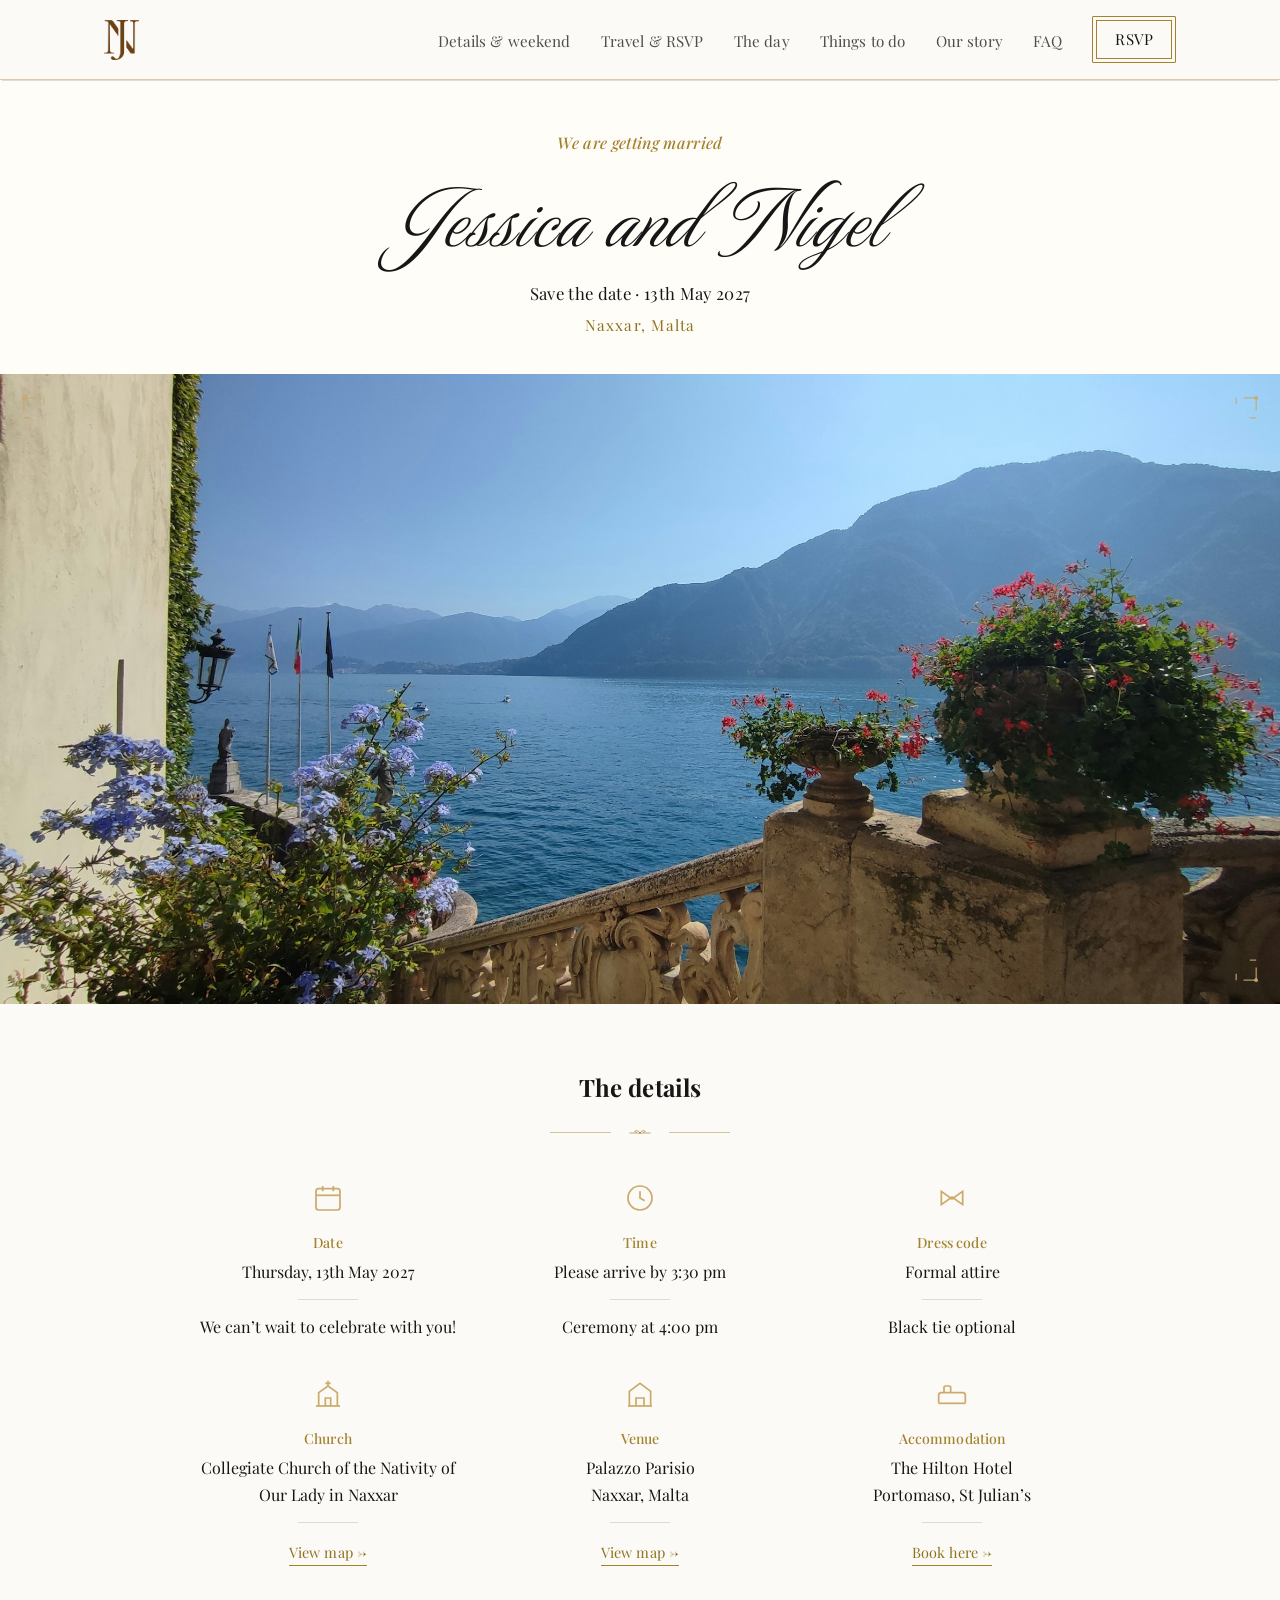
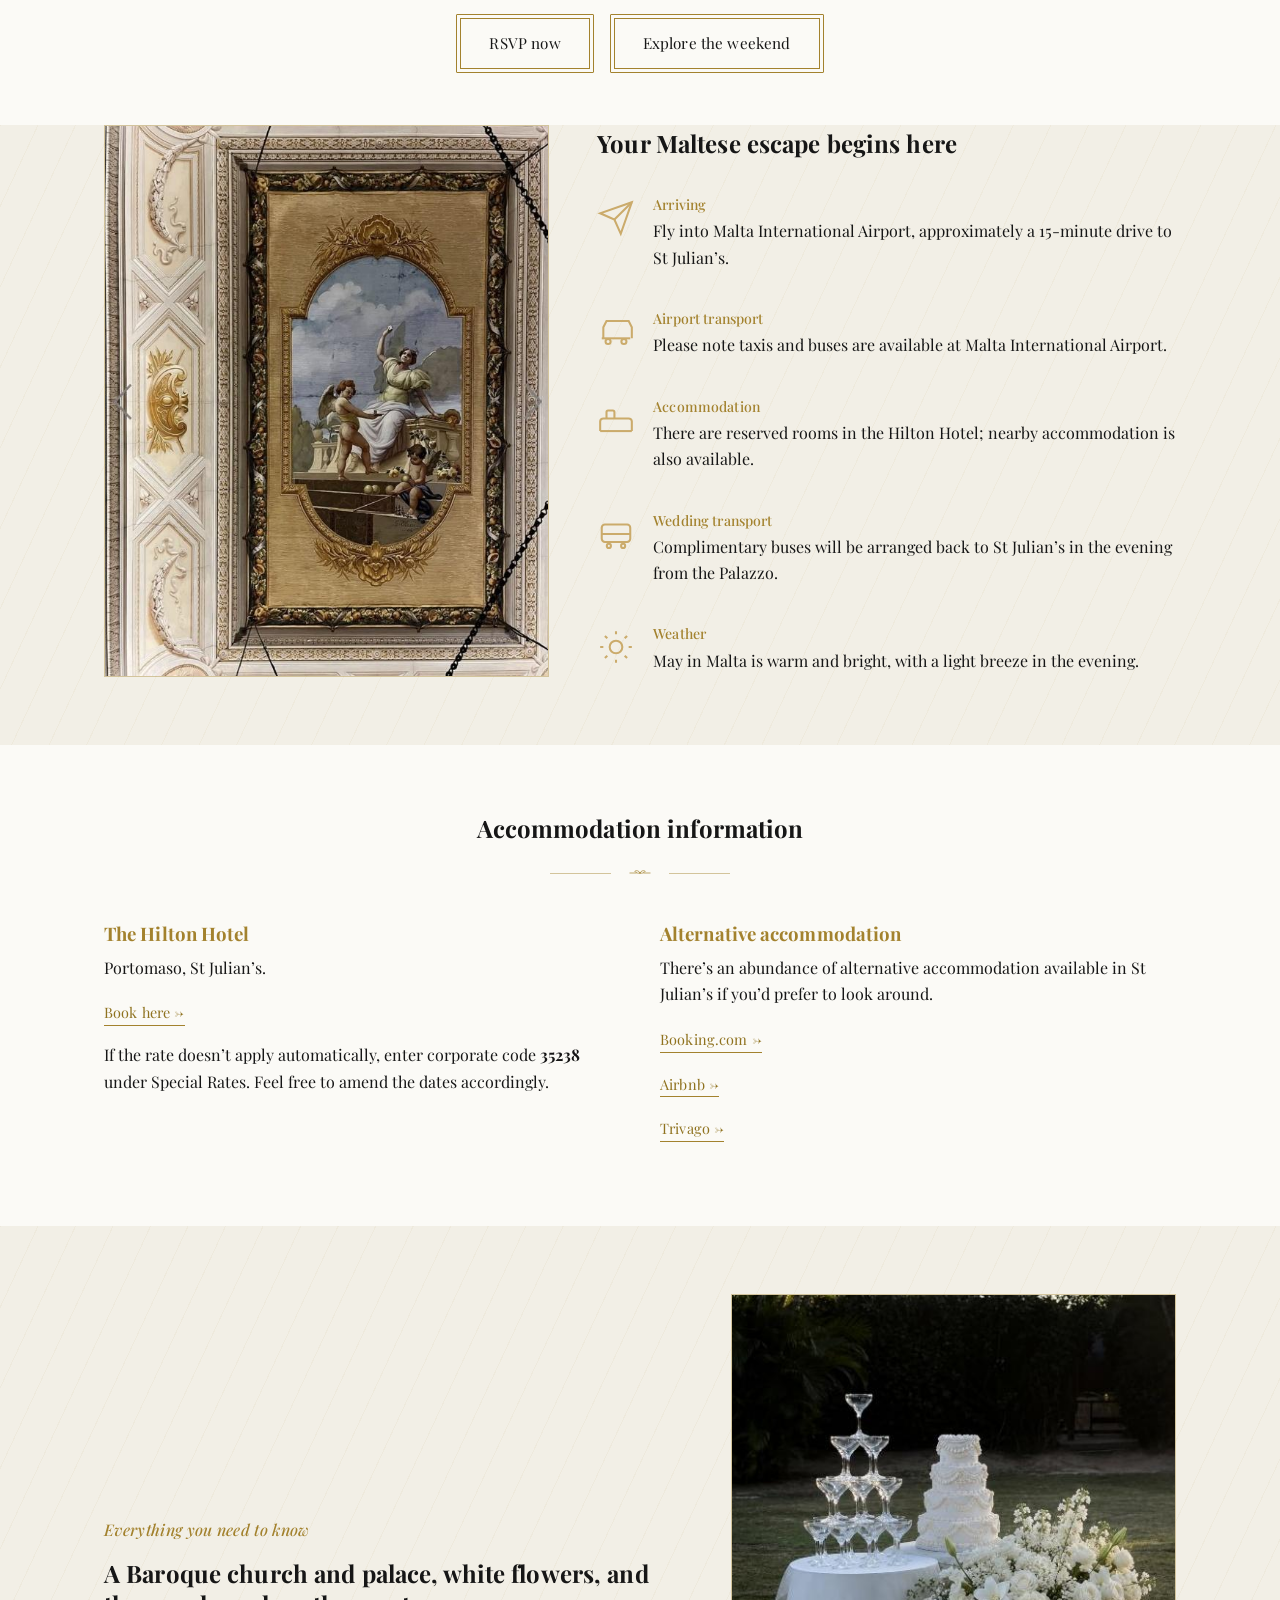
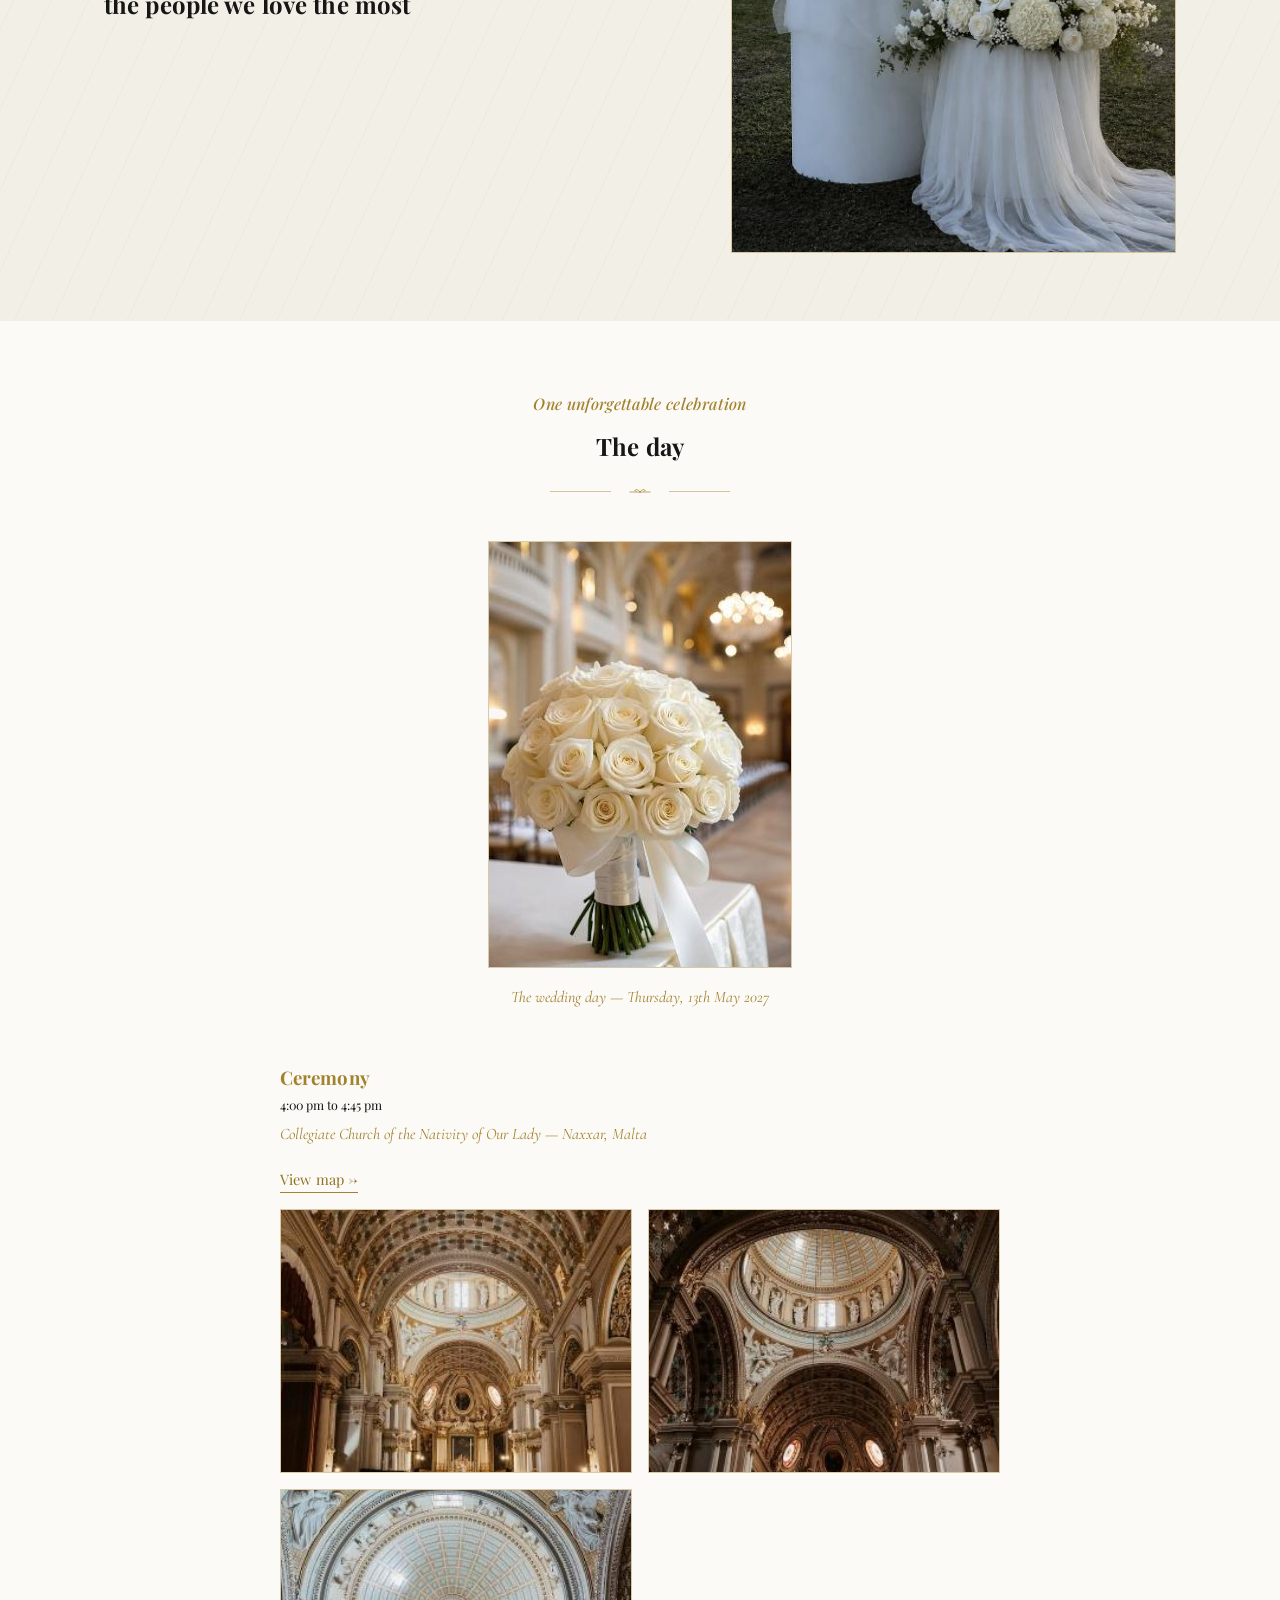
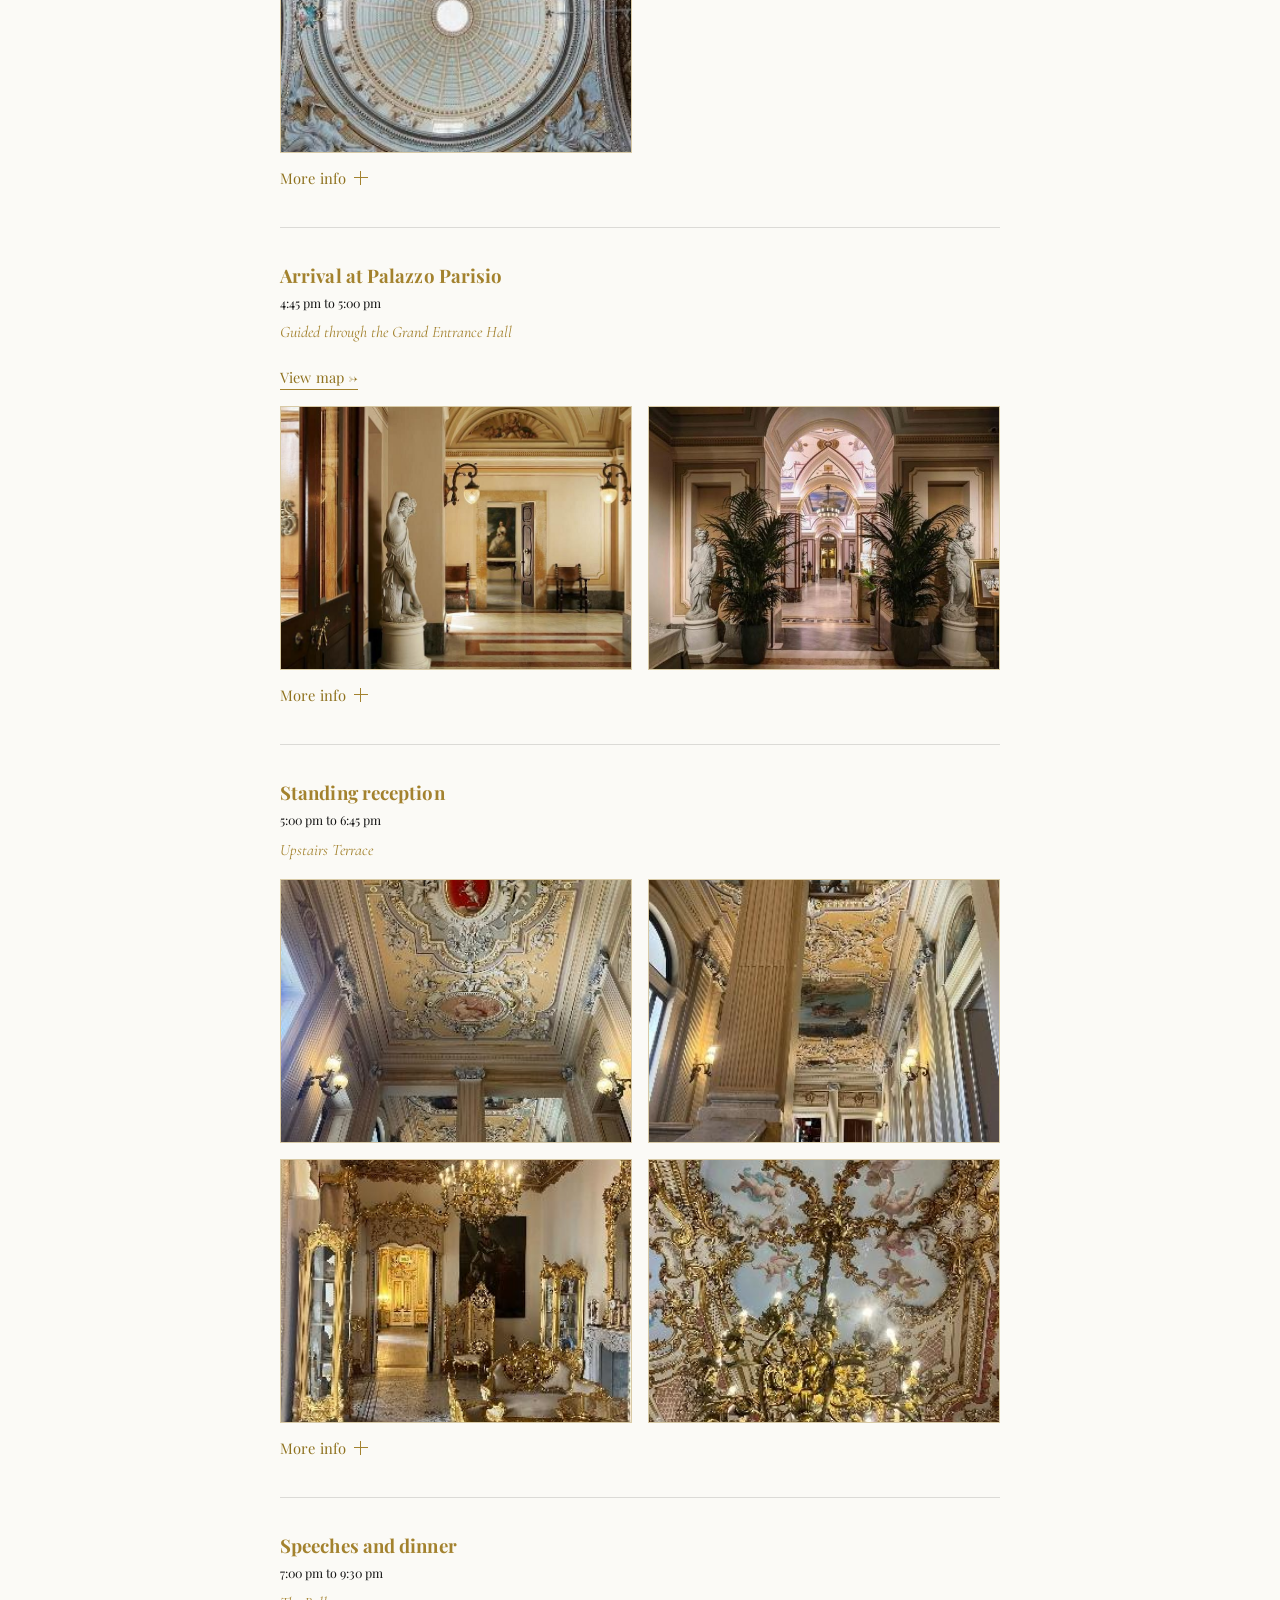
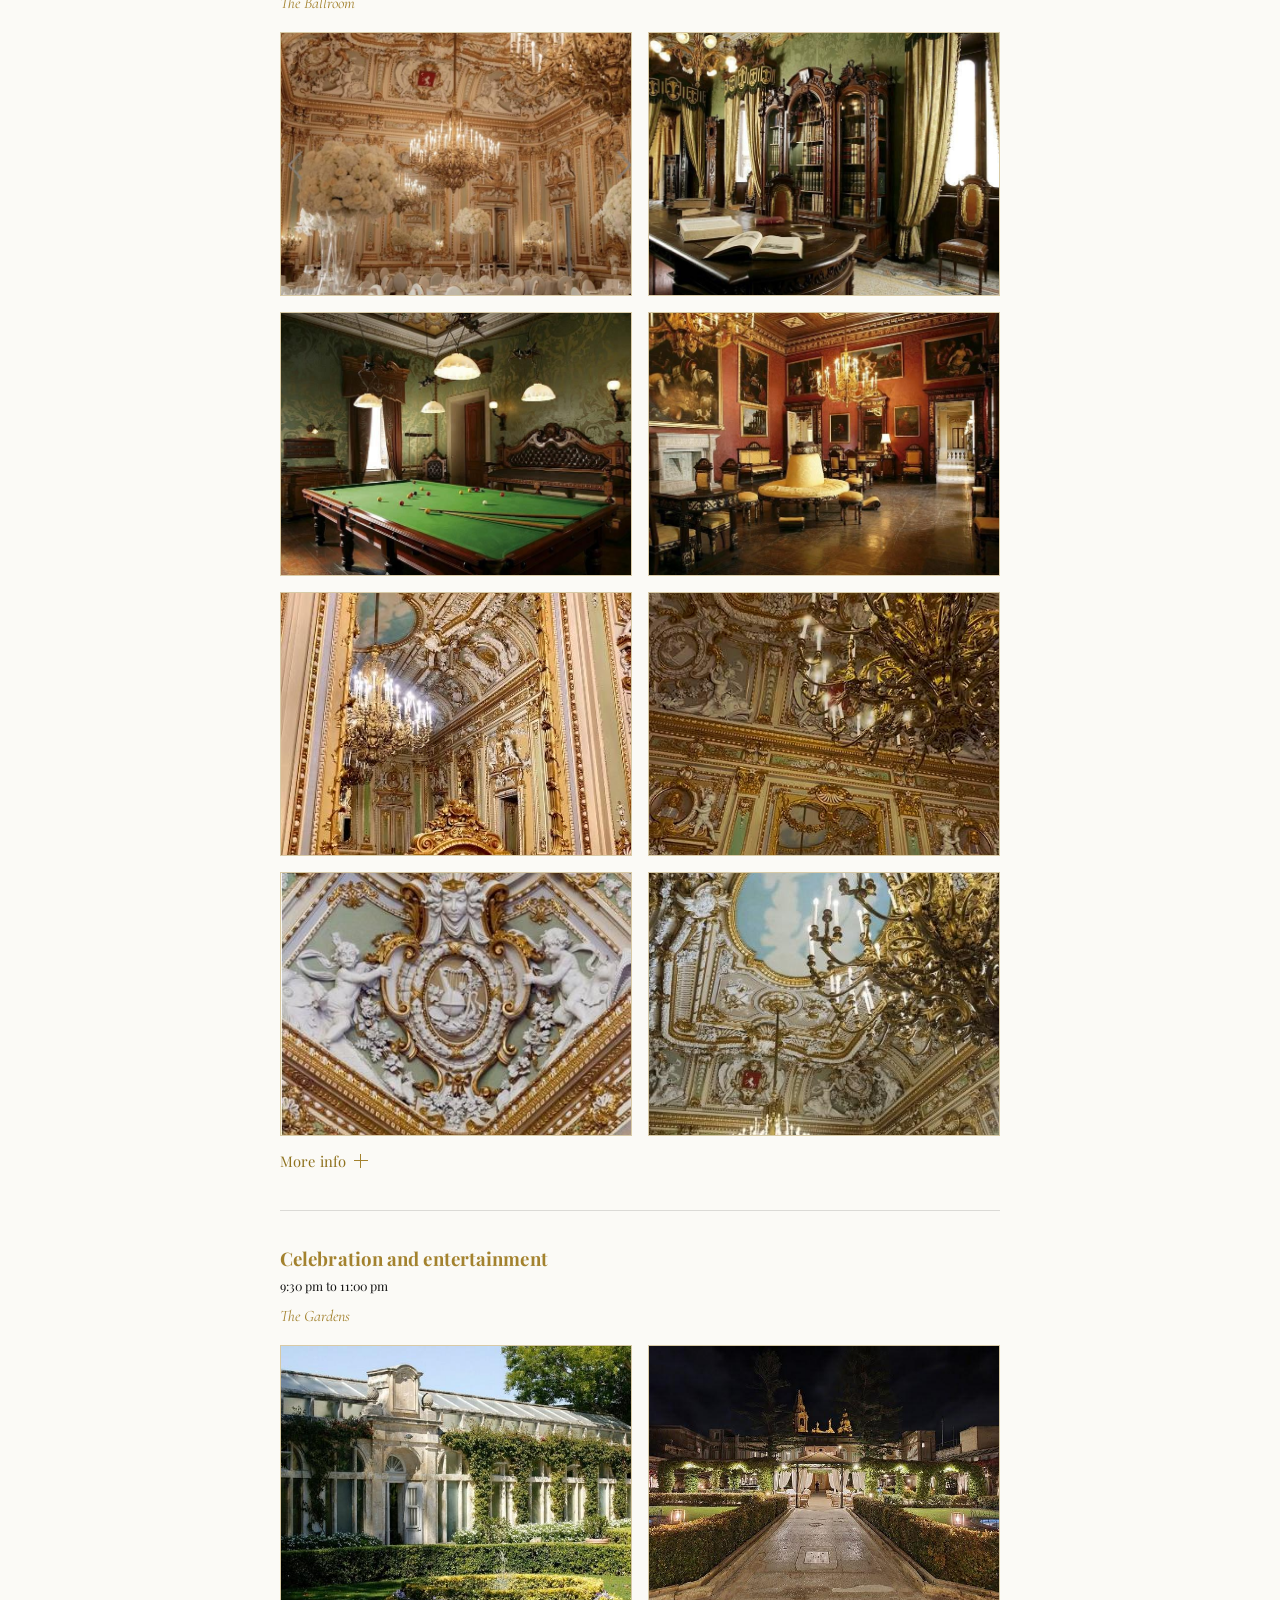
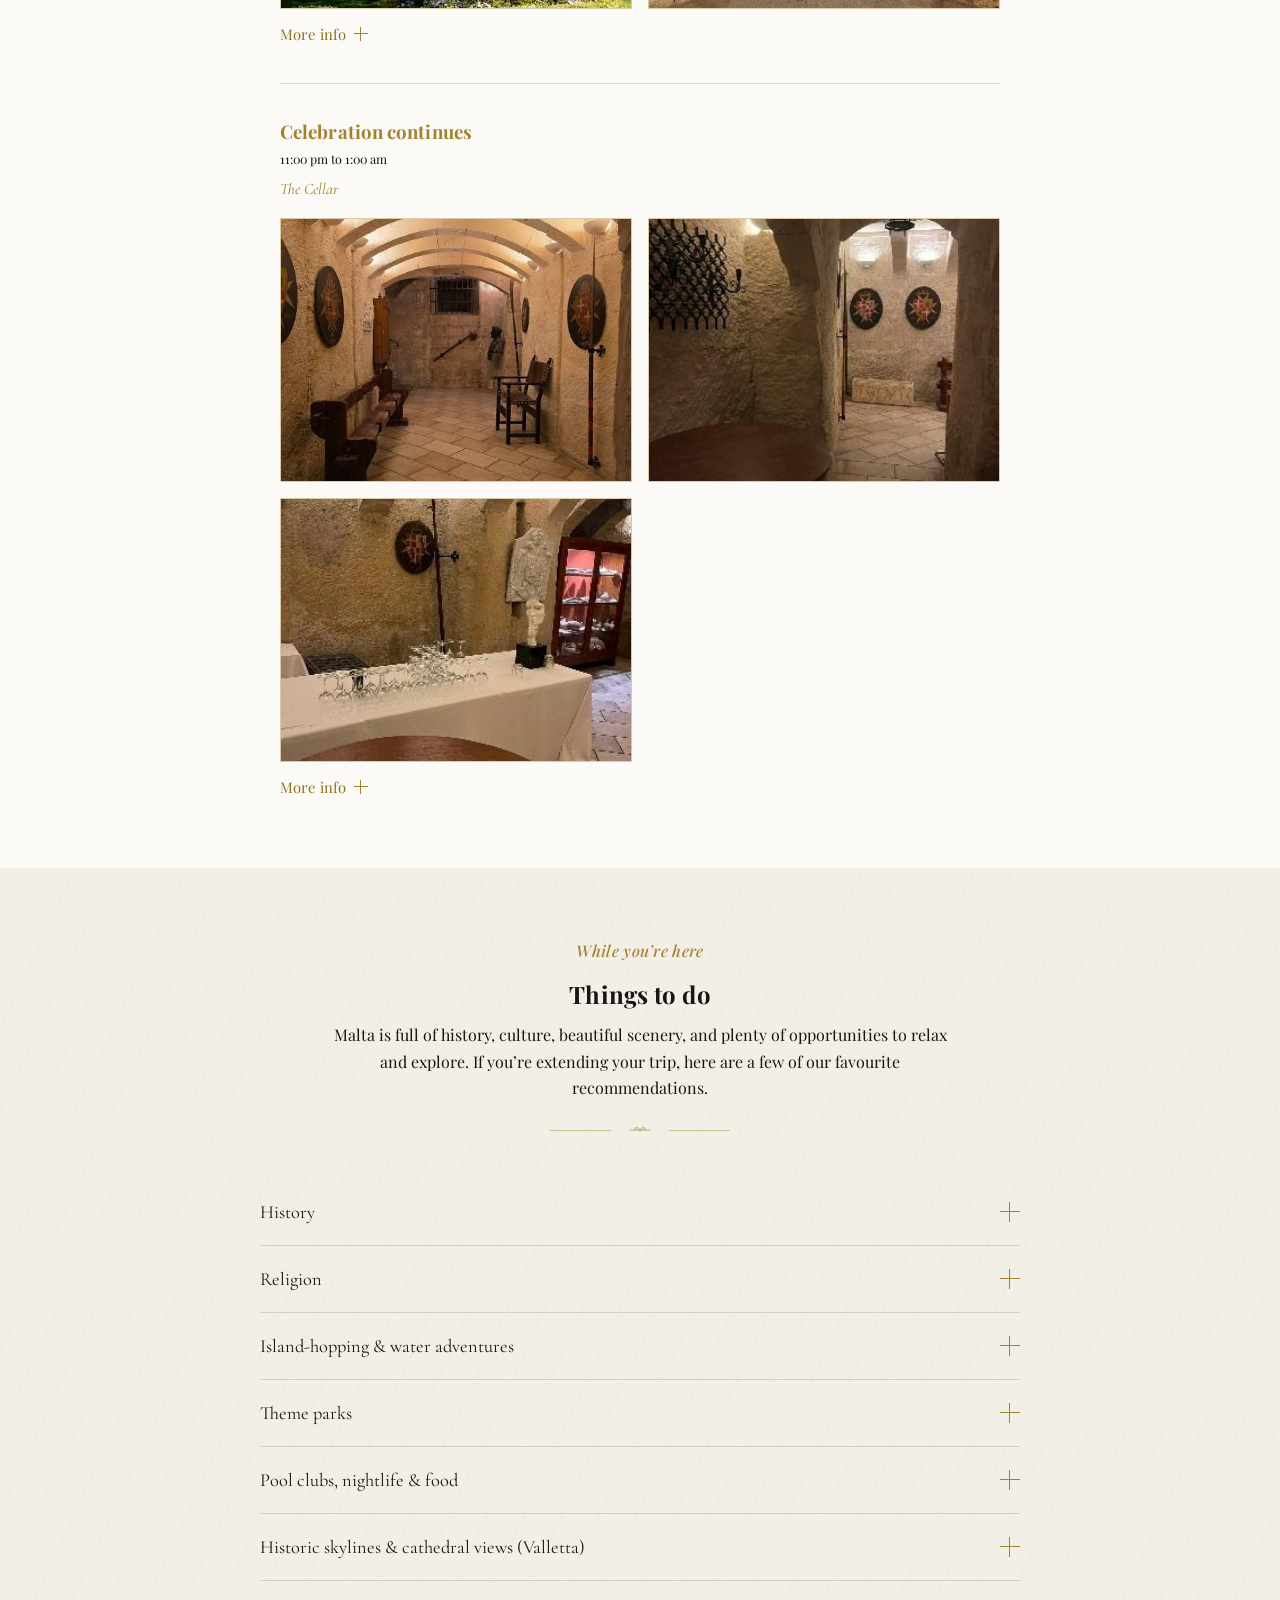
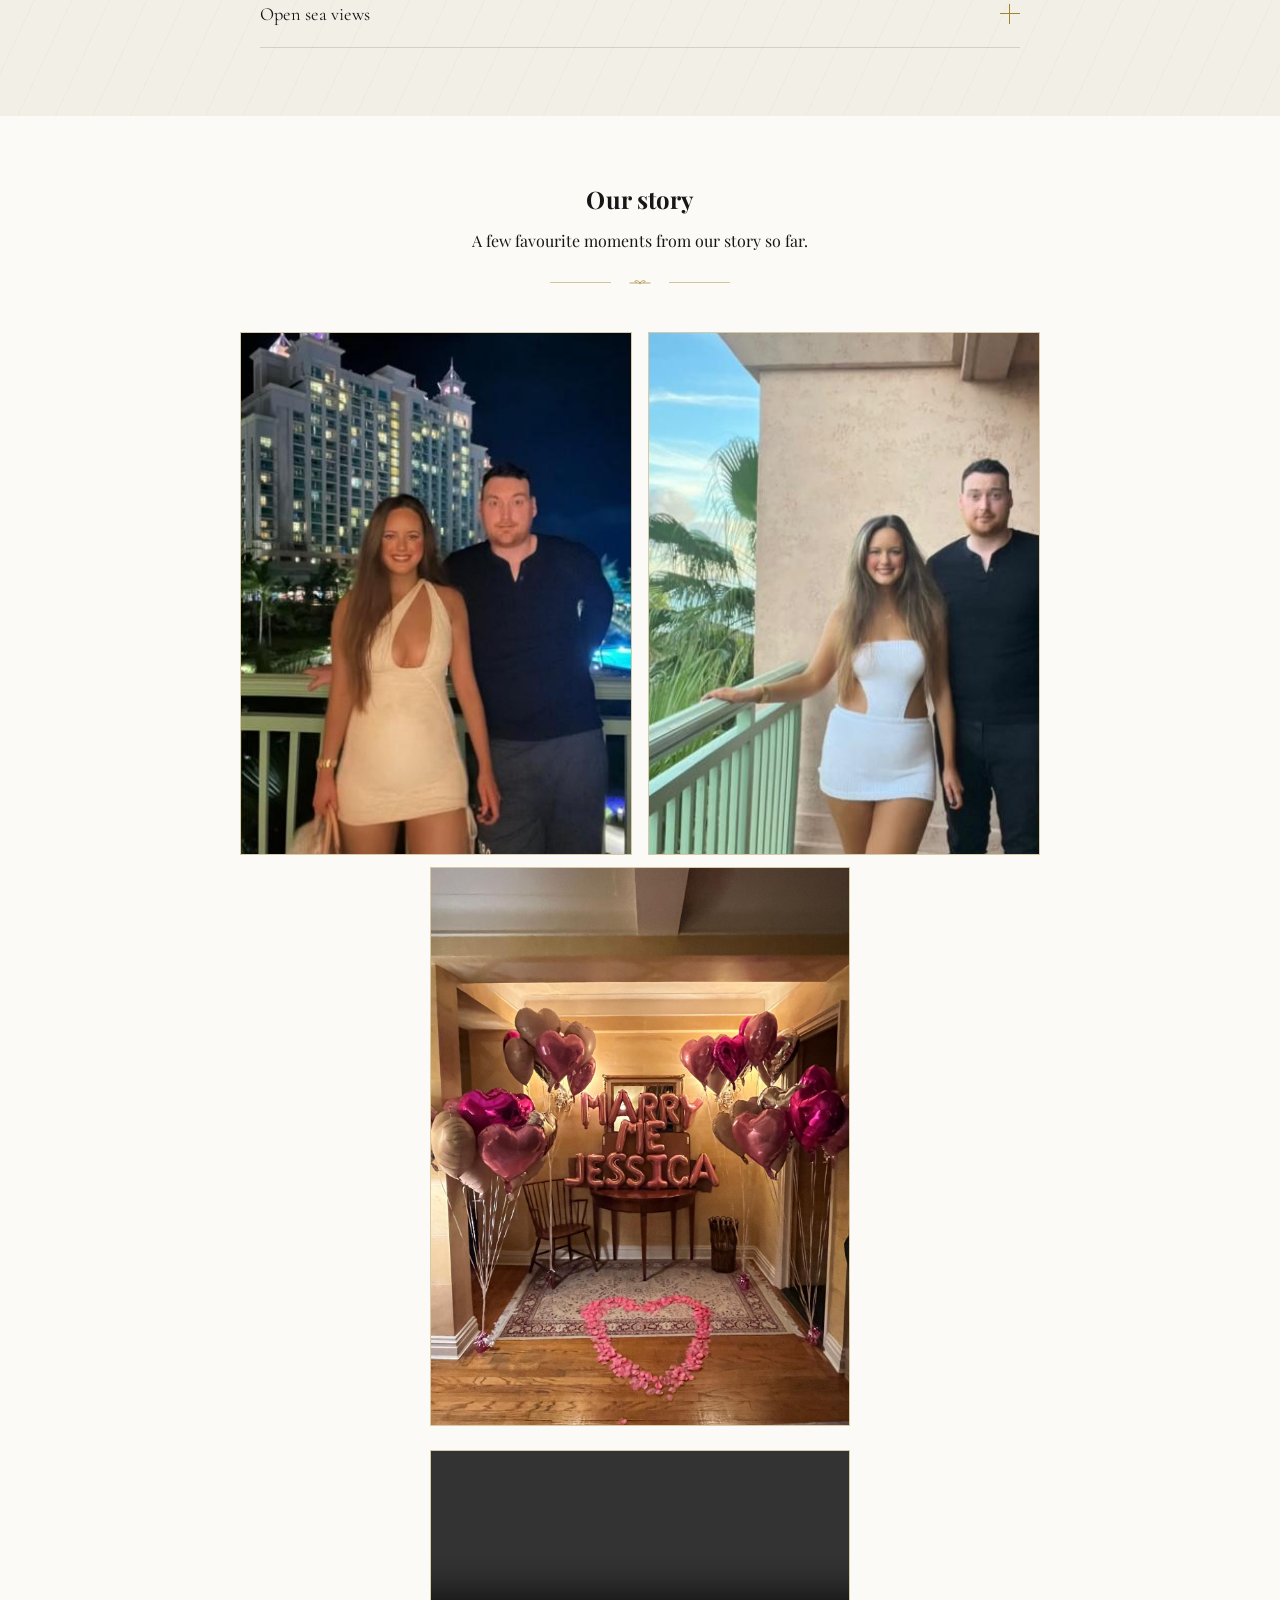
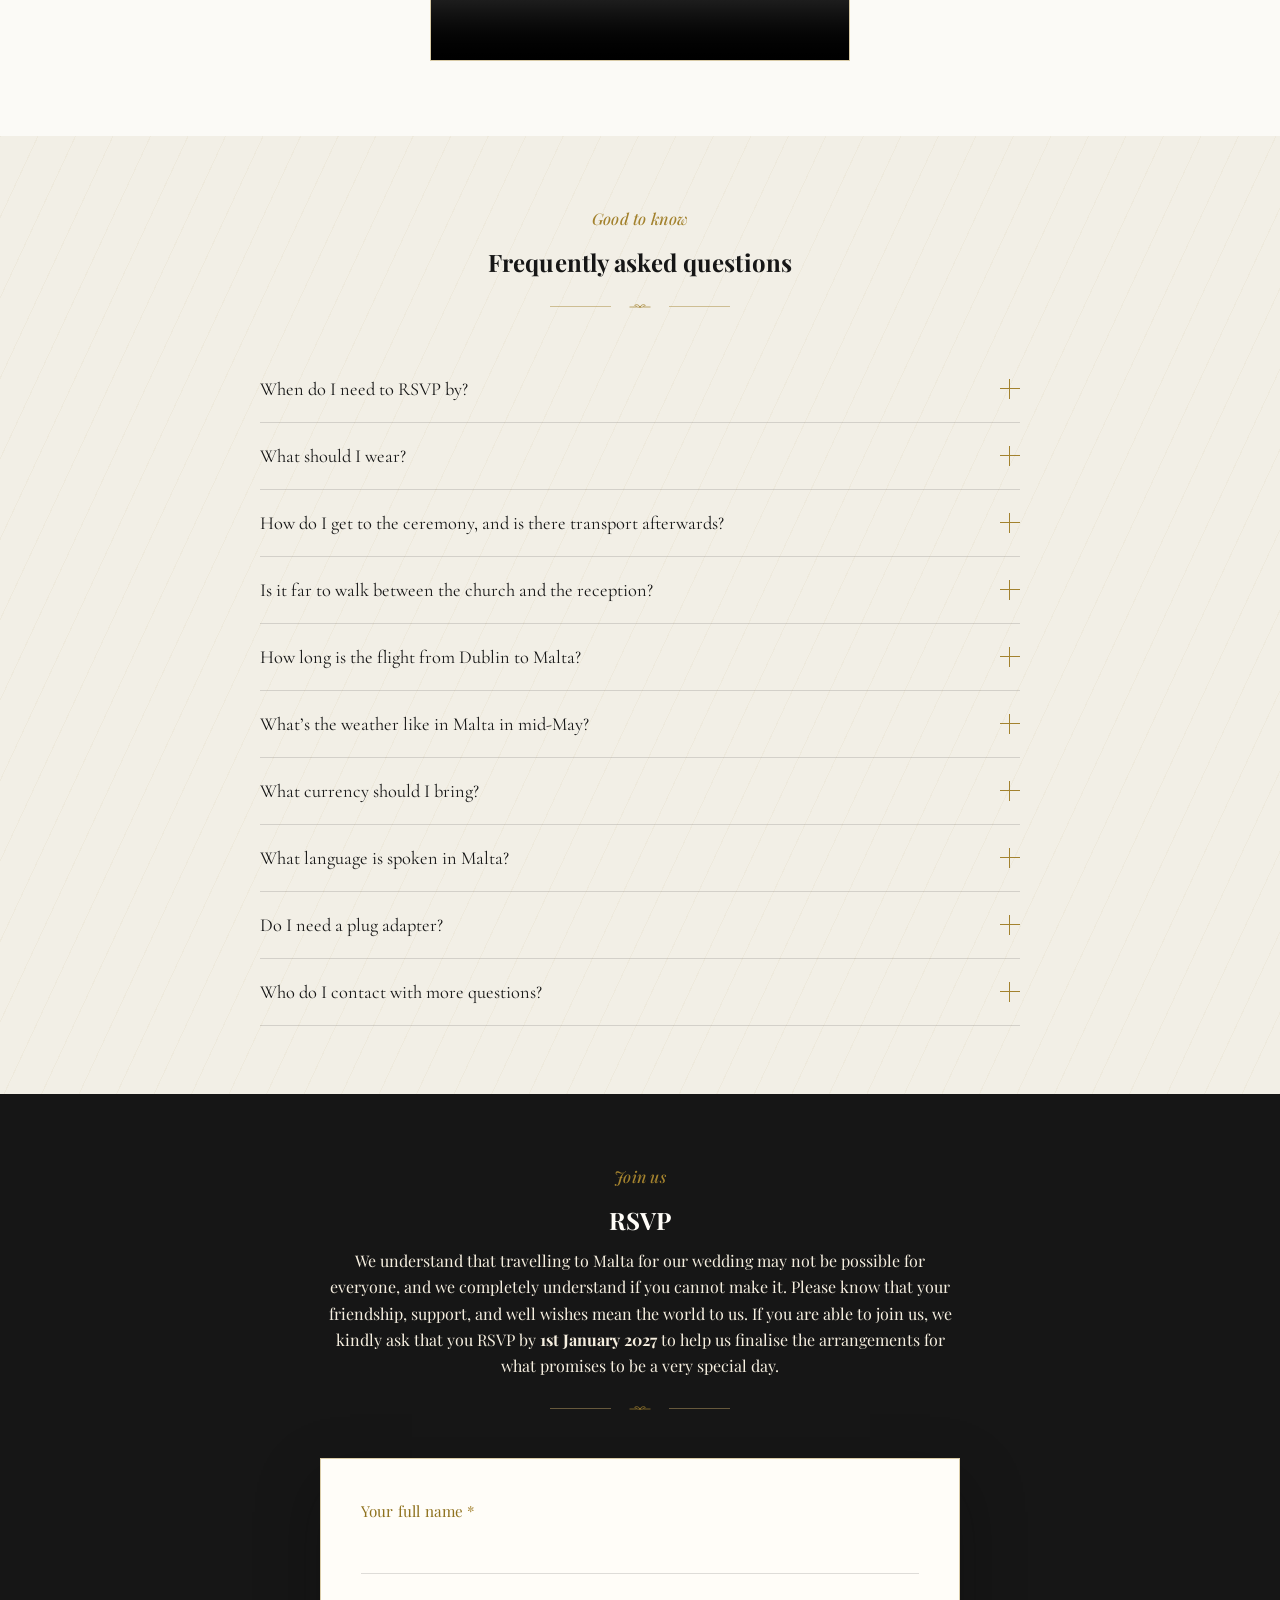
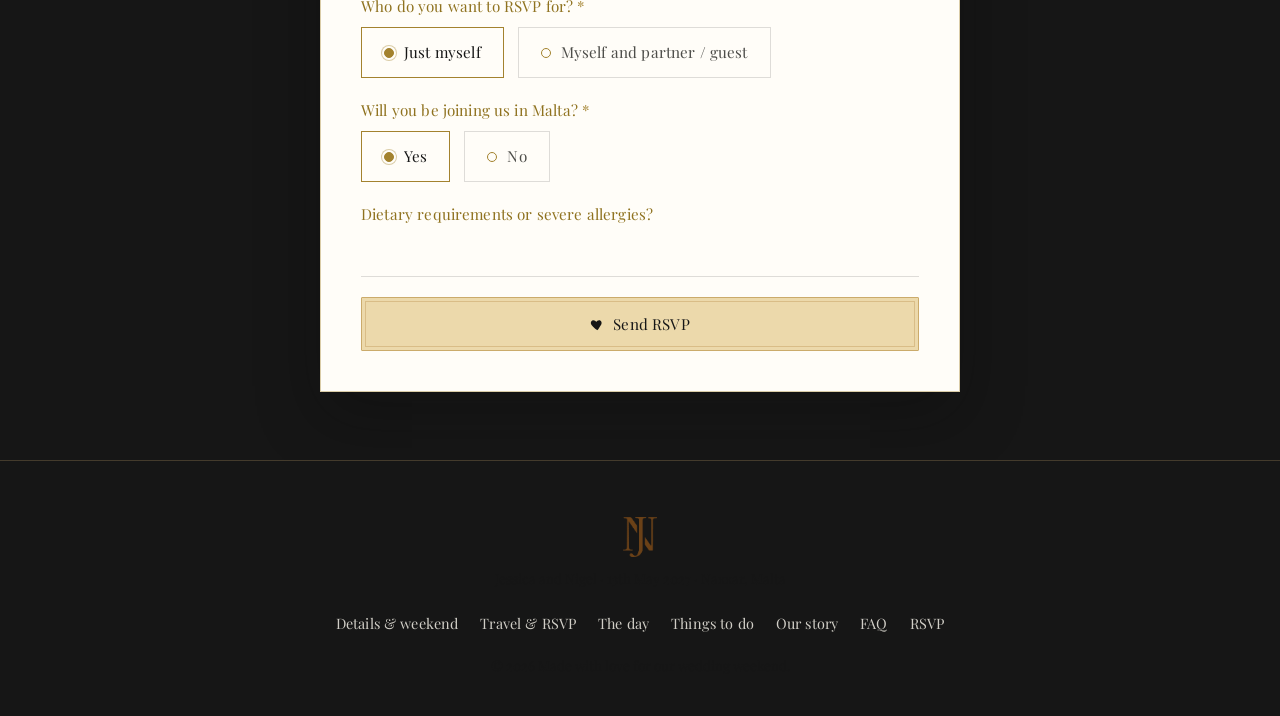
<file: index.html>
<!DOCTYPE html>
<html lang="en">
<head>
  <meta charset="UTF-8">
  <meta name="viewport" content="width=device-width, initial-scale=1.0">
  <title>Jessica and Nigel — 13th May 2027, Malta</title>
  <meta name="description" content="Join Jessica and Nigel for their wedding in Naxxar, Malta on 13th May 2027.">
  <link rel="icon" type="image/svg+xml" href="favicon.svg">
  <link rel="stylesheet" href="css/style.css">
</head>
<body>

  <header class="site-header">
    <nav class="nav">
      <a href="#home" class="logo"><img src="images/logo.png" alt="Jessica and Nigel"></a>
      <button class="nav-toggle" aria-label="Toggle navigation" aria-expanded="false">
        <span></span><span></span><span></span>
      </button>
      <ul class="nav-links">
        <li><a href="#details">Details &amp; weekend</a></li>
        <li><a href="#accommodation">Travel &amp; RSVP</a></li>
        <li><a href="#the-day">The day</a></li>
        <li><a href="#things-to-do">Things to do</a></li>
        <li><a href="#story">Our story</a></li>
        <li><a href="#faq">FAQ</a></li>
        <li><a href="#rsvp" class="btn">RSVP</a></li>
      </ul>
    </nav>
  </header>

  <section class="hero-top">
    <span class="eyebrow">We are getting married</span>
    <h1 class="hero-names">Jessica and Nigel</h1>
    <div class="hero-date">Save the date &middot; 13th May 2027</div>
    <div class="hero-place">Naxxar, Malta</div>
  </section>

  <section class="hero" id="home">
    <picture class="hero-pic">
      <source media="(min-width: 800px)" srcset="images/hero-new.jpg">
      <img src="images/hero-mobile.jpg" alt="Jessica and Nigel" loading="eager">
    </picture>
    <span class="hero-corner tl" aria-hidden="true"><svg viewBox="0 0 44 44" fill="none" stroke="currentColor" stroke-width="1.4"><path d="M2 16V2h14"/><path d="M2 24h7M24 2v7"/><rect x="-2" y="-2" width="4" height="4" fill="currentColor" stroke="none" transform="translate(2 2) rotate(45)"/></svg></span>
    <span class="hero-corner tr" aria-hidden="true"><svg viewBox="0 0 44 44" fill="none" stroke="currentColor" stroke-width="1.4"><path d="M2 16V2h14"/><path d="M2 24h7M24 2v7"/><rect x="-2" y="-2" width="4" height="4" fill="currentColor" stroke="none" transform="translate(2 2) rotate(45)"/></svg></span>
    <span class="hero-corner br" aria-hidden="true"><svg viewBox="0 0 44 44" fill="none" stroke="currentColor" stroke-width="1.4"><path d="M2 16V2h14"/><path d="M2 24h7M24 2v7"/><rect x="-2" y="-2" width="4" height="4" fill="currentColor" stroke="none" transform="translate(2 2) rotate(45)"/></svg></span>
    <span class="hero-corner bl" aria-hidden="true"><svg viewBox="0 0 44 44" fill="none" stroke="currentColor" stroke-width="1.4"><path d="M2 16V2h14"/><path d="M2 24h7M24 2v7"/><rect x="-2" y="-2" width="4" height="4" fill="currentColor" stroke="none" transform="translate(2 2) rotate(45)"/></svg></span>
  </section>

  <section class="section" id="details">
    <div class="container">
      <div class="section-head">
        <h2>The details</h2>
        <div class="divider"><svg viewBox="0 0 40 24" fill="none" stroke="currentColor" stroke-width="1.2"><path d="M2 12h12M26 12h12"/><path d="M20 12c-2-4-6-5-9-3 2 3 6 4 9 3z"/><path d="M20 12c2-4 6-5 9-3-2 3-6 4-9 3z"/><circle cx="20" cy="12" r="1.3" fill="currentColor" stroke="none"/></svg></div>
      </div>

      <div class="details-row">
        <div class="detail-item">
          <svg class="detail-icon" viewBox="0 0 24 24" fill="none" stroke="currentColor" stroke-width="1.3"><rect x="3" y="5" width="18" height="16" rx="2"/><path d="M3 10h18"/><path d="M8 3v4M16 3v4"/></svg>
          <h4>Date</h4>
          <p>Thursday, 13th May 2027</p>
          <hr class="detail-divider">
          <p class="detail-sub">We can&rsquo;t wait to celebrate with you!</p>
        </div>
        <div class="detail-item">
          <svg class="detail-icon" viewBox="0 0 24 24" fill="none" stroke="currentColor" stroke-width="1.3"><circle cx="12" cy="12" r="9"/><path d="M12 7v5l3.5 2"/></svg>
          <h4>Time</h4>
          <p>Please arrive by 3:30 pm</p>
          <hr class="detail-divider">
          <p class="detail-sub">Ceremony at 4:00 pm</p>
        </div>
        <div class="detail-item">
          <svg class="detail-icon" viewBox="0 0 24 24" fill="none" stroke="currentColor" stroke-width="1.3"><path d="M4 7v10l7-5-7-5Z"/><path d="M20 7v10l-7-5 7-5Z"/><circle cx="12" cy="12" r="1.4" fill="currentColor" stroke="none"/></svg>
          <h4>Dress code</h4>
          <p>Formal attire</p>
          <hr class="detail-divider">
          <p class="detail-sub">Black tie optional</p>
        </div>
        <div class="detail-item">
          <svg class="detail-icon" viewBox="0 0 24 24" fill="none" stroke="currentColor" stroke-width="1.3"><path d="M12 2v4M10 4h4"/><path d="M5 21V11l7-5 7 5v10"/><path d="M3 21h18"/><path d="M10 21v-6h4v6"/></svg>
          <h4>Church</h4>
          <p>Collegiate Church of the Nativity of Our Lady in Naxxar</p>
          <hr class="detail-divider">
          <a class="map-link" href="https://maps.google.com/?q=Naxxar+Parish+Church+Malta" target="_blank" rel="noopener">View map &rarr;</a>
        </div>
        <div class="detail-item">
          <svg class="detail-icon" viewBox="0 0 24 24" fill="none" stroke="currentColor" stroke-width="1.3"><path d="M4 21V10l8-6 8 6v11"/><path d="M3 21h18"/><path d="M9 21v-6h6v6"/></svg>
          <h4>Venue</h4>
          <p>Palazzo Parisio</p>
          <p class="detail-sub">Naxxar, Malta</p>
          <hr class="detail-divider">
          <a class="map-link" href="https://maps.google.com/?q=Palazzo+Parisio+Naxxar+Malta" target="_blank" rel="noopener">View map &rarr;</a>
        </div>
        <div class="detail-item">
          <svg class="detail-icon" viewBox="0 0 24 24" fill="none" stroke="currentColor" stroke-width="1.3"><path d="M2 19v-6a2 2 0 0 1 2-2h16a2 2 0 0 1 2 2v6"/><path d="M2 19h20"/><path d="M6 11V7a1 1 0 0 1 1-1h3a1 1 0 0 1 1 1v4"/></svg>
          <h4>Accommodation</h4>
          <p>The Hilton Hotel</p>
          <p class="detail-sub">Portomaso, St Julian&rsquo;s</p>
          <hr class="detail-divider">
          <a class="map-link" href="https://www.hilton.com/en/book/reservation/deeplink/?ctyhocn=MLAHITW&amp;arrivaldate=2027-05-10&amp;departuredate=2027-05-17&amp;corporateCode=35238" target="_blank" rel="noopener">Book here &rarr;</a>
        </div>
      </div>

      <div class="hero-actions mt-lg">
        <a href="#rsvp" class="btn">RSVP now</a>
        <a href="#the-day" class="btn">Explore the weekend</a>
      </div>
    </div>
  </section>

  <section class="section section--alt" id="escape">
    <div class="container">
      <div class="two-col-photo">
        <div class="two-col-photo-img">
          <img src="images/escape-photo.jpg" alt="Detail inside Palazzo Parisio" loading="lazy">
        </div>
        <div class="two-col-photo-text">
          <h2>Your Maltese escape begins here</h2>
          <div class="escape-items">
            <div class="escape-item">
              <svg class="escape-icon" viewBox="0 0 24 24" fill="none" stroke="currentColor" stroke-width="1.3"><path d="M22 2 11 13"/><path d="M22 2 15 22l-4-9-9-4 20-7Z"/></svg>
              <div>
                <h4>Arriving</h4>
                <p>Fly into Malta International Airport, approximately a 15-minute drive to St Julian&rsquo;s.</p>
              </div>
            </div>
            <div class="escape-item">
              <svg class="escape-icon" viewBox="0 0 24 24" fill="none" stroke="currentColor" stroke-width="1.3"><path d="M4 16V9l2-4h14l2 4v7"/><circle cx="7" cy="18" r="1.6"/><circle cx="17" cy="18" r="1.6"/><path d="M3 16h18"/></svg>
              <div>
                <h4>Airport transport</h4>
                <p>Please note taxis and buses are available at Malta International Airport.</p>
              </div>
            </div>
            <div class="escape-item">
              <svg class="escape-icon" viewBox="0 0 24 24" fill="none" stroke="currentColor" stroke-width="1.3"><path d="M2 19v-6a2 2 0 0 1 2-2h16a2 2 0 0 1 2 2v6"/><path d="M2 19h20"/><path d="M6 11V7a1 1 0 0 1 1-1h3a1 1 0 0 1 1 1v4"/></svg>
              <div>
                <h4>Accommodation</h4>
                <p>There are reserved rooms in the Hilton Hotel; nearby accommodation is also available.</p>
              </div>
            </div>
            <div class="escape-item">
              <svg class="escape-icon" viewBox="0 0 24 24" fill="none" stroke="currentColor" stroke-width="1.3"><rect x="3" y="6" width="18" height="11" rx="2"/><path d="M3 12h18"/><circle cx="7.5" cy="19.5" r="1.3"/><circle cx="16.5" cy="19.5" r="1.3"/></svg>
              <div>
                <h4>Wedding transport</h4>
                <p>Complimentary buses will be arranged back to St Julian&rsquo;s in the evening from the Palazzo.</p>
              </div>
            </div>
            <div class="escape-item">
              <svg class="escape-icon" viewBox="0 0 24 24" fill="none" stroke="currentColor" stroke-width="1.3"><circle cx="12" cy="12" r="4"/><path d="M12 2v2M12 20v2M4 12H2M22 12h-2M5 5l1.5 1.5M17.5 17.5 19 19M19 5l-1.5 1.5M6.5 17.5 5 19"/></svg>
              <div>
                <h4>Weather</h4>
                <p>May in Malta is warm and bright, with a light breeze in the evening.</p>
              </div>
            </div>
          </div>
        </div>
      </div>
    </div>
  </section>

  <section class="section" id="accommodation">
    <div class="container">
      <div class="section-head">
        <h2>Accommodation information</h2>
        <div class="divider"><svg viewBox="0 0 40 24" fill="none" stroke="currentColor" stroke-width="1.2"><path d="M2 12h12M26 12h12"/><path d="M20 12c-2-4-6-5-9-3 2 3 6 4 9 3z"/><path d="M20 12c2-4 6-5 9-3-2 3-6 4-9 3z"/><circle cx="20" cy="12" r="1.3" fill="currentColor" stroke="none"/></svg></div>
      </div>

      <div class="two-col">
        <div>
          <h3>The Hilton Hotel</h3>
          <p>Portomaso, St Julian&rsquo;s.</p>
          <p><a class="map-link" href="https://www.hilton.com/en/book/reservation/deeplink/?ctyhocn=MLAHITW&amp;arrivaldate=2027-05-10&amp;departuredate=2027-05-17&amp;corporateCode=35238" target="_blank" rel="noopener">Book here &rarr;</a></p>
          <p class="form-note">If the rate doesn&rsquo;t apply automatically, enter corporate code <strong>35238</strong> under Special Rates. Feel free to amend the dates accordingly.</p>
        </div>
        <div>
          <h3>Alternative accommodation</h3>
          <p>There&rsquo;s an abundance of alternative accommodation available in St Julian&rsquo;s if you&rsquo;d prefer to look around.</p>
          <p><a class="map-link" href="https://www.booking.com/searchresults.html?ss=St.+Julian%27s%2C+Malta" target="_blank" rel="noopener">Booking.com &rarr;</a></p>
          <p><a class="map-link" href="https://www.airbnb.com/s/St.-Julian's--Malta/homes" target="_blank" rel="noopener">Airbnb &rarr;</a></p>
          <p><a class="map-link" href="https://www.trivago.com/en-US/srl/hotels-st-julian's-malta" target="_blank" rel="noopener">Trivago &rarr;</a></p>
        </div>
      </div>
    </div>
  </section>

  <section class="section section--alt" id="everything">
    <div class="container">
      <div class="two-col-photo photo-right">
        <div class="two-col-photo-img">
          <img src="images/everything-photo.jpg" alt="Wedding cake and flowers" loading="lazy">
        </div>
        <div class="two-col-photo-text">
          <span class="eyebrow">Everything you need to know</span>
          <h2>A Baroque church and palace, white flowers, and the people we love the most</h2>
        </div>
      </div>
    </div>
  </section>

  <section class="section" id="the-day">
    <div class="container">
      <div class="section-head">
        <span class="eyebrow">One unforgettable celebration</span>
        <h2>The day</h2>
        <div class="divider"><svg viewBox="0 0 40 24" fill="none" stroke="currentColor" stroke-width="1.2"><path d="M2 12h12M26 12h12"/><path d="M20 12c-2-4-6-5-9-3 2 3 6 4 9 3z"/><path d="M20 12c2-4 6-5 9-3-2 3-6 4-9 3z"/><circle cx="20" cy="12" r="1.3" fill="currentColor" stroke="none"/></svg></div>
      </div>

      <div style="max-width:480px;margin:0 auto 56px;text-align:center;">
        <img class="info-image" src="images/wedding-day-photo.jpg" alt="Bridal bouquet" loading="lazy">
        <p class="timeline-venue">The wedding day &mdash; Thursday, 13th May 2027</p>
      </div>

      <div class="timeline">
        <div class="timeline-item">
          <h3>Ceremony</h3>
          <span class="timeline-time-sub">4:00 pm to 4:45 pm</span>
          <p class="timeline-venue">Collegiate Church of the Nativity of Our Lady &mdash; Naxxar, Malta</p>
          <a class="map-link" href="https://maps.google.com/?q=Naxxar+Parish+Church+Malta" target="_blank" rel="noopener">View map &rarr;</a>
          <div class="gallery-full gallery-full--uniform">
            <img src="images/ceremony-1.jpg" alt="Inside the Collegiate Church of the Nativity of Our Lady, Naxxar" loading="lazy">
            <img src="images/ceremony-2.jpg" alt="Inside the Collegiate Church of the Nativity of Our Lady, Naxxar" loading="lazy">
            <img src="images/ceremony-3.jpg" alt="Inside the Collegiate Church of the Nativity of Our Lady, Naxxar" loading="lazy">
          </div>
          <div class="info-toggle">
            <button class="info-toggle-btn" type="button">More info<span class="plus"></span></button>
            <div class="info-panel"><div class="info-panel-inner">
              <p>We are delighted to be celebrating our wedding at the Collegiate Church of the Nativity of Our Lady, Naxxar. Steeped in history and tradition, this magnificent Baroque church has been at the heart of the village for centuries and is one of Malta&rsquo;s most iconic landmarks. Built in the early 1600s on the site of earlier churches, it is renowned for its beautiful architecture, impressive dome, intricate artwork, and stunning interior. Among its many unique features are the famous twin clocks on the fa&ccedil;ade, one of which has remained frozen at 11:45 for generations, adding a little character and local charm. We instantly fell in love with the church&rsquo;s beauty, history, and atmosphere, and we couldn&rsquo;t think of a more special place to celebrate the beginning of our next chapter together.</p>
            </div></div>
          </div>
        </div>

        <div class="timeline-item">
          <h3>Arrival at Palazzo Parisio</h3>
          <span class="timeline-time-sub">4:45 pm to 5:00 pm</span>
          <p class="timeline-venue">Guided through the Grand Entrance Hall</p>
          <a class="map-link" href="https://maps.google.com/?q=Palazzo+Parisio+Naxxar+Malta" target="_blank" rel="noopener">View map &rarr;</a>
          <div class="gallery-full gallery-full--uniform">
            <img src="images/travel-1.jpg" alt="Grand hallway inside Palazzo Parisio" loading="lazy">
            <img src="images/travel-2.jpg" alt="Archway inside Palazzo Parisio" loading="lazy">
          </div>
          <div class="info-toggle">
            <button class="info-toggle-btn" type="button">More info<span class="plus"></span></button>
            <div class="info-panel"><div class="info-panel-inner">
              <p>Following our ceremony, we are delighted to welcome you to Palazzo Parisio in Naxxar for our wedding reception. Often described as Malta&rsquo;s &ldquo;mini Versailles&rdquo;, this extraordinary palace is one of the island&rsquo;s most treasured landmarks. Although its origins date back to the early 1700s, the palace we see today was transformed by Marquis Giuseppe Scicluna, who purchased the property in 1898 and set out to create a magnificent family residence unlike anything else in Malta. Working with renowned Italian architects, artists and craftsmen, he filled the palace with stunning frescoes, marble staircases, gilded rooms and elegant details that remain beautifully preserved to this day. Situated directly opposite the church, Palazzo Parisio felt like the perfect setting for us to continue the celebrations with all of our family and friends.</p>
              <h4>The grand entrance hall</h4>
              <p>As you step through the Palazzo&rsquo;s famous bronze doors, you are greeted by a spectacular marble hall lined with statues, family portraits and ornate frescoes. This impressive entrance was designed to make a statement, offering guests a first glimpse into the grandeur and elegance of the palace. From the moment we first walked through the doors, we were captivated by the sense of history and occasion that fills every corner of the building.</p>
            </div></div>
          </div>
        </div>

        <div class="timeline-item">
          <h3>Standing reception</h3>
          <span class="timeline-time-sub">5:00 pm to 6:45 pm</span>
          <p class="timeline-venue">Upstairs Terrace</p>
          <div class="gallery-full gallery-full--uniform">
            <img src="images/arrival-1.jpg" alt="Upstairs terrace at Palazzo Parisio" loading="lazy">
            <img src="images/arrival-2.jpg" alt="Gallery at Palazzo Parisio" loading="lazy">
            <img src="images/arrival-3.jpg" alt="The gold salon at Palazzo Parisio" loading="lazy">
            <img src="images/arrival-4.jpg" alt="Chandelier detail at Palazzo Parisio" loading="lazy">
          </div>
          <div class="info-toggle">
            <button class="info-toggle-btn" type="button">More info<span class="plus"></span></button>
            <div class="info-panel"><div class="info-panel-inner">
              <h4>The terrace and grand staircase</h4>
              <p>One of the most striking features of Palazzo Parisio is the magnificent marble staircase, which gracefully connects the palace&rsquo;s grand interiors to the terrace overlooking the gardens. Surrounded by ornate frescoes, gilded details and an impressive collection of paintings and family portraits, this area perfectly reflects the elegance and grandeur envisioned by Marquis Giuseppe Scicluna when he transformed the Palazzo. The staircase itself is particularly remarkable, being carved from a single block of marble, a feature that is often cited as one of the largest pieces of its kind used in a private residence in Europe. From the terrace, guests can admire sweeping views of the beautiful gardens below while taking in the rich history and craftsmanship that make Palazzo Parisio so unique. It is a truly breathtaking setting and one of our favourite parts of the venue.</p>
            </div></div>
          </div>
        </div>

        <div class="timeline-item">
          <h3>Speeches and dinner</h3>
          <span class="timeline-time-sub">7:00 pm to 9:30 pm</span>
          <p class="timeline-venue">The Ballroom</p>
          <div class="gallery-full gallery-full--uniform">
            <img src="images/dinner-main.jpg" alt="The Ballroom at Palazzo Parisio set for dinner" loading="lazy">
            <img src="images/escort-1.jpg" alt="A room inside Palazzo Parisio en route to the Ballroom" loading="lazy">
            <img src="images/escort-2.jpg" alt="A room inside Palazzo Parisio en route to the Ballroom" loading="lazy">
            <img src="images/escort-3.jpg" alt="A room inside Palazzo Parisio en route to the Ballroom" loading="lazy">
            <img src="images/dinner-1.jpg" alt="Detail of the Ballroom at Palazzo Parisio" loading="lazy">
            <img src="images/dinner-2.jpg" alt="Detail of the Ballroom at Palazzo Parisio" loading="lazy">
            <img src="images/dinner-3.jpg" alt="Ceiling detail of the Ballroom at Palazzo Parisio" loading="lazy">
            <img src="images/dinner-4.jpg" alt="Ceiling detail of the Ballroom at Palazzo Parisio" loading="lazy">
          </div>
          <div class="info-toggle">
            <button class="info-toggle-btn" type="button">More info<span class="plus"></span></button>
            <div class="info-panel"><div class="info-panel-inner">
              <h4>The ballroom</h4>
              <p>At the heart of Palazzo Parisio lies the magnificent Ballroom. Designed to rival the grand salons of Europe&rsquo;s finest palaces, the room is richly decorated with gilded mirrors, ornate plasterwork, hand-painted ceilings and sparkling chandeliers that reflect light throughout the space. Every detail was carefully chosen by the Marquis and the Italian craftsmen he commissioned, creating an atmosphere of elegance and grandeur that has endured for generations. Originally intended for hosting distinguished guests and lavish family gatherings, the Ballroom continues to be a place of celebration and joy today. The moment we stepped inside, we could immediately imagine sharing such an important day with our family and friends in a setting so full of history, character and timeless romance.</p>
            </div></div>
          </div>
        </div>

        <div class="timeline-item">
          <h3>Celebration and entertainment</h3>
          <span class="timeline-time-sub">9:30 pm to 11:00 pm</span>
          <p class="timeline-venue">The Gardens</p>
          <div class="gallery-full gallery-full--uniform">
            <img src="images/gardens-1.jpg" alt="The Orangery in the gardens at Palazzo Parisio" loading="lazy">
            <img src="images/gardens-2.jpg" alt="The gardens at Palazzo Parisio at night" loading="lazy">
          </div>
          <div class="info-toggle">
            <button class="info-toggle-btn" type="button">More info<span class="plus"></span></button>
            <div class="info-panel"><div class="info-panel-inner">
              <h4>The gardens</h4>
              <p>The Palazzo&rsquo;s gardens are among the most beautiful private gardens in Malta and are often considered one of its hidden gems. Designed in the Italianate style, they feature elegant pathways, ornate fountains, centuries-old olive trees, vibrant bougainvillea, citrus trees and carefully manicured lawns. The gardens can trace their roots back to the 18th century and even include a historic Orangery and stone grotto. Full of colour, fragrance and charm, they provide a truly magical backdrop for our celebrations, and we cannot wait to enjoy it with you all.</p>
            </div></div>
          </div>
        </div>

        <div class="timeline-item">
          <h3>Celebration continues</h3>
          <span class="timeline-time-sub">11:00 pm to 1:00 am</span>
          <p class="timeline-venue">The Cellar</p>
          <div class="gallery-full gallery-full--uniform">
            <img src="images/cellar-1.jpg" alt="The historic stone cellar at Palazzo Parisio" loading="lazy">
            <img src="images/cellar-2.jpg" alt="The historic stone cellar at Palazzo Parisio" loading="lazy">
            <img src="images/cellar-3.jpg" alt="The historic stone cellar at Palazzo Parisio" loading="lazy">
          </div>
          <div class="info-toggle">
            <button class="info-toggle-btn" type="button">More info<span class="plus"></span></button>
            <div class="info-panel"><div class="info-panel-inner">
              <h4>The cellar</h4>
              <p>Beneath all the grandeur of the palace lies one of its most atmospheric spaces, the historic cellar. Built from traditional Maltese limestone, it offers a fascinating glimpse into the Palazzo&rsquo;s past and the daily life of the families who once lived here. While guests are often captivated by the opulence above ground, the cellar serves as a reminder of the centuries of history that give Palazzo Parisio its unique character and charm. As the evening unfolds, we can&rsquo;t wait to let our hair down, raise a glass, and enjoy the end of what we hope will be a fun and enjoyable day for all our guests.</p>
            </div></div>
          </div>
        </div>
      </div>
    </div>
  </section>

  <section class="section section--alt" id="things-to-do">
    <div class="container">
      <div class="section-head">
        <span class="eyebrow">While you&rsquo;re here</span>
        <h2>Things to do</h2>
        <p>Malta is full of history, culture, beautiful scenery, and plenty of opportunities to relax and explore. If you&rsquo;re extending your trip, here are a few of our favourite recommendations.</p>
        <div class="divider"><svg viewBox="0 0 40 24" fill="none" stroke="currentColor" stroke-width="1.2"><path d="M2 12h12M26 12h12"/><path d="M20 12c-2-4-6-5-9-3 2 3 6 4 9 3z"/><path d="M20 12c2-4 6-5 9-3-2 3-6 4-9 3z"/><circle cx="20" cy="12" r="1.3" fill="currentColor" stroke="none"/></svg></div>
      </div>
      <div class="accordion-list">
        <div class="accordion-item">
          <button class="accordion-question" type="button">History<span class="plus"></span></button>
          <div class="accordion-answer"><div class="accordion-answer-inner">
            <h4>Fortresses &amp; living medieval cities</h4>
            <ul>
              <li>Mdina (the Silent City)</li>
              <li>Fort St Angelo</li>
            </ul>
            <h4>Baroque capitals &amp; grand palaces</h4>
            <ul>
              <li>Grand Master&rsquo;s Palace &ndash; Heritage Malta</li>
              <li>Casa Rocca Piccola &ndash; the Living Museum</li>
              <li>Palazzo Parisio</li>
            </ul>
            <h4>Underground</h4>
            <ul>
              <li>The Lascaris War Rooms</li>
              <li>Malta at War Museum &amp; Birgu Shelters</li>
            </ul>
            <h4>Fortress museums &amp; miracles</h4>
            <ul>
              <li>National War Museum at Fort St Elmo</li>
              <li>Mosta: the Rotunda, WW2 shelter</li>
            </ul>
          </div></div>
        </div>

        <div class="accordion-item">
          <button class="accordion-question" type="button">Religion<span class="plus"></span></button>
          <div class="accordion-answer"><div class="accordion-answer-inner">
            <h4>Iconic sites</h4>
            <ul>
              <li>St. John&rsquo;s Co-Cathedral (Valletta)</li>
              <li>Mosta Rotunda (Mosta)</li>
              <li>St. Paul&rsquo;s Cathedral (Mdina)</li>
            </ul>
            <h4>Catacombs &amp; ancient sites</h4>
            <ul>
              <li>St. Paul&rsquo;s Catacombs (Rabat)</li>
              <li>St. Agatha&rsquo;s Crypt and Catacombs (Rabat)</li>
              <li>Sanctuary of Our Lady of Mellie&#295;a (Mellie&#295;a)</li>
            </ul>
          </div></div>
        </div>

        <div class="accordion-item">
          <button class="accordion-question" type="button">Island-hopping &amp; water adventures<span class="plus"></span></button>
          <div class="accordion-answer"><div class="accordion-answer-inner">
            <ul>
              <li>Day trip to the Blue Lagoon (Comino)</li>
              <li>Sea kayaking or jet skiing around the Blue Grotto</li>
            </ul>
          </div></div>
        </div>

        <div class="accordion-item">
          <button class="accordion-question" type="button">Theme parks<span class="plus"></span></button>
          <div class="accordion-answer"><div class="accordion-answer-inner">
            <ul>
              <li>Popeye Village (Mellie&#295;a)</li>
            </ul>
          </div></div>
        </div>

        <div class="accordion-item">
          <button class="accordion-question" type="button">Pool clubs, nightlife &amp; food<span class="plus"></span></button>
          <div class="accordion-answer"><div class="accordion-answer-inner">
            <ul>
              <li>Pool day at Caf&eacute; del Mar (Qawra)</li>
              <li>Pool day at Hugo&rsquo;s Terrace &amp; Rooftop</li>
              <li>Bar hopping in Paceville &amp; St. Julian&rsquo;s</li>
            </ul>
          </div></div>
        </div>

        <div class="accordion-item">
          <button class="accordion-question" type="button">Historic skylines &amp; cathedral views (Valletta)<span class="plus"></span></button>
          <div class="accordion-answer"><div class="accordion-answer-inner">
            <ul>
              <li>The Rooftop Restaurant &amp; Lounge Valletta</li>
              <li>O&rsquo;Sole Rooftop Garden</li>
              <li>Anima Rooftop Malta</li>
              <li>Radio Rooftop Malta</li>
            </ul>
          </div></div>
        </div>

        <div class="accordion-item">
          <button class="accordion-question" type="button">Open sea views<span class="plus"></span></button>
          <div class="accordion-answer"><div class="accordion-answer-inner">
            <ul>
              <li>O&rsquo;Sole Rooftop Bugibba</li>
              <li>The Skyroom Cocktail Bar &amp; Grill</li>
            </ul>
          </div></div>
        </div>
      </div>
    </div>
  </section>

  <section class="section" id="story">
    <div class="container">
      <div class="section-head">
        <h2>Our story</h2>
        <p>A few favourite moments from our story so far.</p>
        <div class="divider"><svg viewBox="0 0 40 24" fill="none" stroke="currentColor" stroke-width="1.2"><path d="M2 12h12M26 12h12"/><path d="M20 12c-2-4-6-5-9-3 2 3 6 4 9 3z"/><path d="M20 12c2-4 6-5 9-3-2 3-6 4-9 3z"/><circle cx="20" cy="12" r="1.3" fill="currentColor" stroke="none"/></svg></div>
      </div>
      <div class="gallery-full gallery-full--narrow gallery-full--portrait">
        <img src="images/our-story-1.jpg" alt="Jessica and Nigel" loading="lazy">
        <img src="images/our-story-2.jpg" alt="Jessica and Nigel" loading="lazy">
      </div>
      <div style="max-width:420px;margin:0 auto;text-align:center;">
        <img class="info-image" src="images/proposal-photo.jpg" alt="Marry me Jessica proposal" loading="lazy">
      </div>
      <div class="story-video">
        <video src="videos/proposal-video.mp4" autoplay muted loop controls playsinline preload="metadata"></video>
      </div>
    </div>
  </section>

  <section class="section section--alt" id="faq">
    <div class="container">
      <div class="section-head">
        <span class="eyebrow">Good to know</span>
        <h2>Frequently asked questions</h2>
        <div class="divider"><svg viewBox="0 0 40 24" fill="none" stroke="currentColor" stroke-width="1.2"><path d="M2 12h12M26 12h12"/><path d="M20 12c-2-4-6-5-9-3 2 3 6 4 9 3z"/><path d="M20 12c2-4 6-5 9-3-2 3-6 4-9 3z"/><circle cx="20" cy="12" r="1.3" fill="currentColor" stroke="none"/></svg></div>
      </div>

      <div class="faq-list">
        <div class="faq-item">
          <button class="faq-question">When do I need to RSVP by?<span class="plus"></span></button>
          <div class="faq-answer"><div class="faq-answer-inner">Please RSVP by 1st January 2027 so we can finalise numbers with our venue.</div></div>
        </div>

        <div class="faq-item">
          <button class="faq-question">What should I wear?<span class="plus"></span></button>
          <div class="faq-answer"><div class="faq-answer-inner">
            <p>We ask guests to please wear formal attire for the day &mdash; elegant but breathable for a warm evening outdoors, with a light layer for after dark.</p>
            <p><strong>For him.</strong> Gentlemen are requested to wear a suit and tie; black tie is optional.</p>
            <p><strong>For her.</strong> Ladies are requested to wear formal dresses or elegant evening attire. Shoulders must be covered for the church ceremony &mdash; a light shawl or scarf to be worn, please &mdash; and we ask that very short skirts be avoided, in keeping with the church&rsquo;s dress code.</p>
          </div></div>
        </div>

        <div class="faq-item">
          <button class="faq-question">How do I get to the ceremony, and is there transport afterwards?<span class="plus"></span></button>
          <div class="faq-answer"><div class="faq-answer-inner">We&rsquo;d love for everyone to join us in Naxxar for the ceremony, and kindly ask guests to arrange their own transport to the Collegiate Church of the Nativity of Our Lady, Naxxar. For your convenience, return transport will be available from Palazzo Parisio, with one coach departing earlier in the evening and a final coach at approximately 1:00am when the celebrations conclude.</div></div>
        </div>

        <div class="faq-item">
          <button class="faq-question">Is it far to walk between the church and the reception?<span class="plus"></span></button>
          <div class="faq-answer"><div class="faq-answer-inner">Not at all &mdash; the church in Naxxar and Palazzo Parisio are right next door, less than 100 metres apart, so guests can walk between venues with ease.</div></div>
        </div>

        <div class="faq-item">
          <button class="faq-question">How long is the flight from Dublin to Malta?<span class="plus"></span></button>
          <div class="faq-answer"><div class="faq-answer-inner">Direct flights from Dublin to Malta take around 3 hours 45 minutes, with a daily service to and from Malta.</div></div>
        </div>

        <div class="faq-item">
          <button class="faq-question">What&rsquo;s the weather like in Malta in mid-May?<span class="plus"></span></button>
          <div class="faq-answer"><div class="faq-answer-inner">Expect pleasant temperatures of around 22&ndash;24&deg;C during the day and 16&ndash;18&deg;C in the evening, with a good chance of sunshine and very little rainfall, if any.</div></div>
        </div>

        <div class="faq-item">
          <button class="faq-question">What currency should I bring?<span class="plus"></span></button>
          <div class="faq-answer"><div class="faq-answer-inner">The local currency is the Euro (&euro;).</div></div>
        </div>

        <div class="faq-item">
          <button class="faq-question">What language is spoken in Malta?<span class="plus"></span></button>
          <div class="faq-answer"><div class="faq-answer-inner">Most locals speak good English, as it&rsquo;s an official language alongside Maltese.</div></div>
        </div>

        <div class="faq-item">
          <button class="faq-question">Do I need a plug adapter?<span class="plus"></span></button>
          <div class="faq-answer"><div class="faq-answer-inner">No &mdash; Malta uses the traditional three-pin socket, the same as Ireland.</div></div>
        </div>

        <div class="faq-item">
          <button class="faq-question">Who do I contact with more questions?<span class="plus"></span></button>
          <div class="faq-answer"><div class="faq-answer-inner">You can contact Nigel on 085 755 1354 or Jessica on 085 157 8553 if you need any further information.</div></div>
        </div>
      </div>
    </div>
  </section>

  <section class="section section--sea" id="rsvp">
    <div class="container">
      <div class="section-head">
        <span class="eyebrow">Join us</span>
        <h2>RSVP</h2>
        <p style="color:#f6efe0;">We understand that travelling to Malta for our wedding may not be possible for everyone, and we completely understand if you cannot make it. Please know that your friendship, support, and well wishes mean the world to us. If you are able to join us, we kindly ask that you RSVP by <strong>1st January 2027</strong> to help us finalise the arrangements for what promises to be a very special day.</p>
        <div class="divider"><svg viewBox="0 0 40 24" fill="none" stroke="currentColor" stroke-width="1.2"><path d="M2 12h12M26 12h12"/><path d="M20 12c-2-4-6-5-9-3 2 3 6 4 9 3z"/><path d="M20 12c2-4 6-5 9-3-2 3-6 4-9 3z"/><circle cx="20" cy="12" r="1.3" fill="currentColor" stroke="none"/></svg></div>
      </div>

      <div class="rsvp-wrap">

        <form
          id="rsvp-form"
          name="rsvp"
          method="POST"
          data-netlify="true"
          netlify-honeypot="bot-field"
          action="/thank-you.html"
        >
          <input type="hidden" name="form-name" value="rsvp" />
          <p class="hidden-field">
            <label>Don&rsquo;t fill this out if you&rsquo;re human: <input name="bot-field" /></label>
          </p>

          <div class="form-row">
            <label class="field-label" for="name">Your full name <span class="req">*</span></label>
            <input type="text" id="name" name="name" required autocomplete="name">
          </div>

          <div class="form-row">
            <label class="field-label">Who do you want to RSVP for? <span class="req">*</span></label>
            <div class="pill-group">
              <input type="radio" id="rsvp_just_me" name="rsvp_for" value="Just myself" checked>
              <label for="rsvp_just_me">Just myself</label>

              <input type="radio" id="rsvp_plus" name="rsvp_for" value="Myself and partner / guest">
              <label for="rsvp_plus">Myself and partner / guest</label>
            </div>

            <div class="conditional-field" id="guest-name-field">
              <label class="field-label" for="guest_name">Guest 1 full name <span class="req">*</span></label>
              <input type="text" id="guest_name" name="guest_name">
            </div>
          </div>

          <div class="form-row">
            <label class="field-label">Will you be joining us in Malta? <span class="req">*</span></label>
            <div class="pill-group">
              <input type="radio" id="attending_yes" name="attending" value="Yes" checked>
              <label for="attending_yes">Yes</label>

              <input type="radio" id="attending_no" name="attending" value="No">
              <label for="attending_no">No</label>
            </div>
          </div>

          <div id="attending-extras">
            <div class="form-row">
              <label class="field-label" for="dietary">Dietary requirements or severe allergies?</label>
              <input type="text" id="dietary" name="dietary">
            </div>
          </div>

          <button type="submit" class="btn btn--solid" style="width:100%;justify-content:center;"><svg viewBox="0 0 24 24" width="15" height="15" fill="currentColor"><path d="M12 21s-7.5-4.6-10-9.1C.5 8.6 2 5 5.5 5c2 0 3.5 1.2 4.5 2.8C11 6.2 12.5 5 14.5 5 18 5 19.5 8.6 18 11.9 15.5 16.4 12 21 12 21z"/></svg>Send RSVP</button>
        </form>

        <div id="rsvp-success">
          <h3>Thank you!</h3>
          <p>Your RSVP has been received.</p>
        </div>

        <div id="rsvp-error">
          <p>Something went wrong sending your RSVP. Please try again, or email us directly.</p>
        </div>

      </div>
    </div>
  </section>

  <footer class="site-footer">
    <div class="logo"><img src="images/logo.png" alt="Jessica and Nigel"></div>
    <p>Jessica and Nigel &middot; 13th May 2027 &middot; Naxxar, Malta</p>
    <ul class="footer-links">
      <li><a href="#details">Details &amp; weekend</a></li>
      <li><a href="#accommodation">Travel &amp; RSVP</a></li>
      <li><a href="#the-day">The day</a></li>
      <li><a href="#things-to-do">Things to do</a></li>
      <li><a href="#story">Our story</a></li>
      <li><a href="#faq">FAQ</a></li>
      <li><a href="#rsvp">RSVP</a></li>
    </ul>
    <p>&copy; <span id="year"></span> Made with love for our wedding weekend.</p>
  </footer>

  <script src="js/main.js"></script>
</body>
</html>
</file>
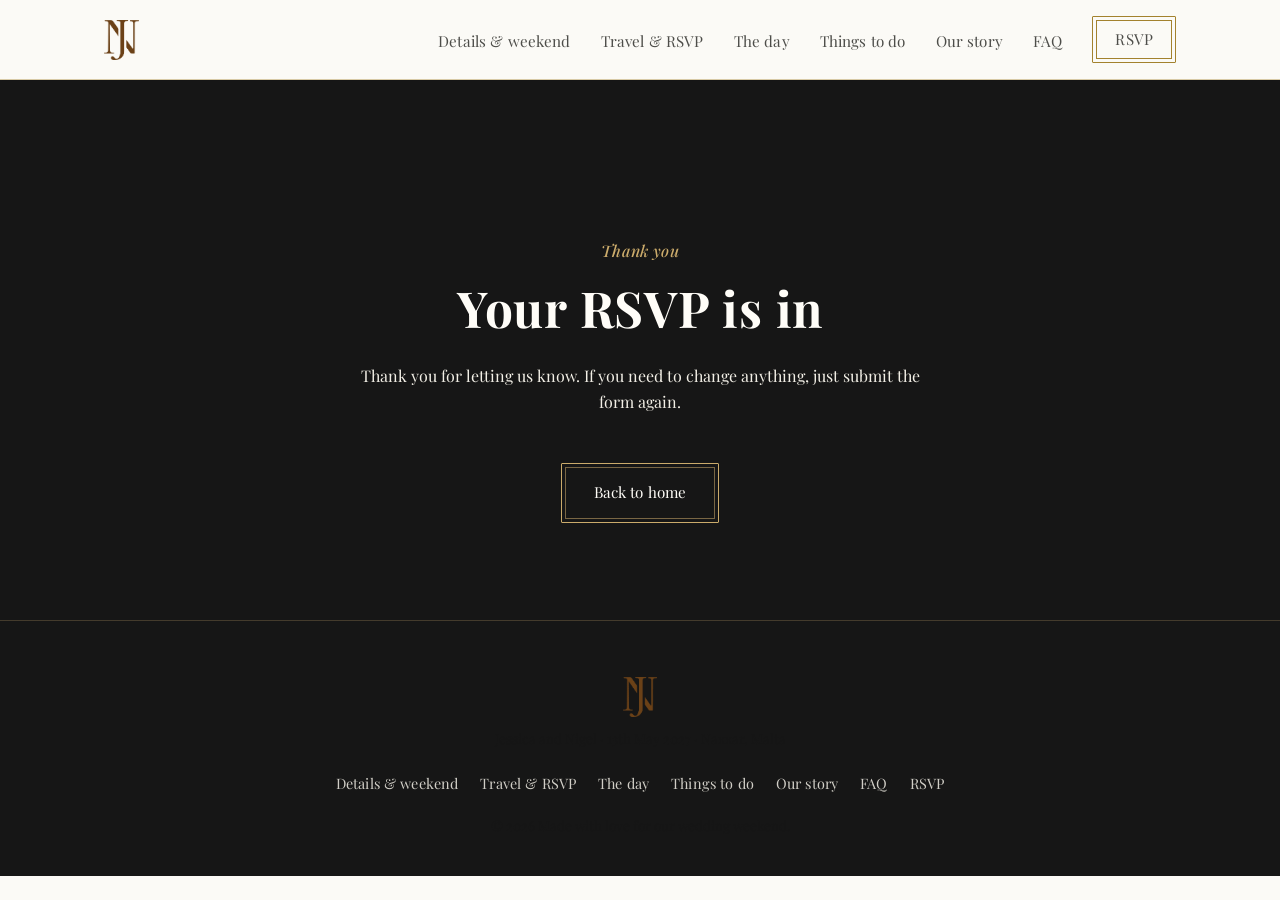
<file: thank-you.html>
<!DOCTYPE html>
<html lang="en">
<head>
  <meta charset="UTF-8">
  <meta name="viewport" content="width=device-width, initial-scale=1.0">
  <title>Thank You — Jessica and Nigel</title>
  <link rel="icon" type="image/svg+xml" href="favicon.svg">
  <link rel="stylesheet" href="css/style.css">
</head>
<body>

  <header class="site-header">
    <nav class="nav">
      <a href="index.html#home" class="logo"><img src="images/logo.png" alt="Jessica and Nigel"></a>
      <button class="nav-toggle" aria-label="Toggle navigation" aria-expanded="false">
        <span></span><span></span><span></span>
      </button>
      <ul class="nav-links">
        <li><a href="index.html#details">Details &amp; weekend</a></li>
        <li><a href="index.html#accommodation">Travel &amp; RSVP</a></li>
        <li><a href="index.html#the-day">The day</a></li>
        <li><a href="index.html#things-to-do">Things to do</a></li>
        <li><a href="index.html#story">Our story</a></li>
        <li><a href="index.html#faq">FAQ</a></li>
        <li><a href="index.html#rsvp" class="btn">RSVP</a></li>
      </ul>
    </nav>
  </header>

  <section class="page-hero" style="min-height:60vh;display:flex;flex-direction:column;align-items:center;justify-content:center;">
    <span class="eyebrow">Thank you</span>
    <h1>Your RSVP is in</h1>
    <p>Thank you for letting us know. If you need to change anything, just submit the form again.</p>
    <a href="index.html#home" class="btn btn--light mt-lg">Back to home</a>
  </section>

  <footer class="site-footer">
    <div class="logo"><img src="images/logo.png" alt="Jessica and Nigel"></div>
    <p>Jessica and Nigel &middot; 13th May 2027 &middot; Naxxar, Malta</p>
    <ul class="footer-links">
      <li><a href="index.html#details">Details &amp; weekend</a></li>
      <li><a href="index.html#accommodation">Travel &amp; RSVP</a></li>
      <li><a href="index.html#the-day">The day</a></li>
      <li><a href="index.html#things-to-do">Things to do</a></li>
      <li><a href="index.html#story">Our story</a></li>
      <li><a href="index.html#faq">FAQ</a></li>
      <li><a href="index.html#rsvp">RSVP</a></li>
    </ul>
    <p>&copy; <span id="year"></span> Made with love for our wedding weekend.</p>
  </footer>

  <script src="js/main.js"></script>
</body>
</html>
</file>
<file: css/style.css>
/* ==========================================================================
   Jessica & Nigel — Malta Wedding
   ========================================================================== */

@import url('https://fonts.googleapis.com/css2?family=Cormorant+Garamond:ital,wght@0,400;0,500;0,600;0,700;1,500&family=MonteCarlo&family=Playfair+Display:wght@400;500;600;700&display=swap');

:root {
  --ink: #161616;
  --ink-soft: #4d4d49;
  --sea: #8f721f;
  --sea-deep: #161616;
  --sand: #fbfaf6;
  --sand-alt: #f2efe6;
  --gold: #a3822e;
  --gold-soft: #cbab6b;
  --terracotta: #a3822e;
  --line: rgba(22, 22, 22, 0.14);
  --gold-line: rgba(163, 130, 46, 0.4);
  --white: #fffdf8;

  --font-display: "Cormorant Garamond", serif;
  --font-body: "Playfair Display", serif;
  --font-heading: "Playfair Display", serif;
  --font-script: "MonteCarlo", cursive;

  --max-width: 1120px;
  --radius: 1px;
}

* { box-sizing: border-box; }

html { scroll-behavior: smooth; }

section[id] { scroll-margin-top: 74px; }

body {
  margin: 0;
  font-family: var(--font-body);
  font-weight: 400;
  color: var(--ink);
  background: var(--sand);
  line-height: 1.65;
  font-size: 17px;
  -webkit-font-smoothing: antialiased;
}

img { max-width: 100%; display: block; }

a { color: inherit; text-decoration: none; }

h1, h2, h3, h4 {
  color: var(--sea-deep);
  margin: 0 0 0.5em;
  line-height: 1.2;
}

/* Script font is reserved for the one signature moment (the couple's
   names in the hero) — everywhere else uses the serif display face,
   which stays legible at headline length and holds its own next to
   the body text sitting under it. */
h1 {
  font-family: var(--font-script);
  font-size: clamp(3.2rem, 7vw, 5.4rem);
  font-weight: 400;
  letter-spacing: 0.015em;
  line-height: 1.05;
}

/* Main headings (h2) stay black; subheadings (h3, h4) are gold, so the
   hierarchy reads the same way everywhere on the site. */
h2, h3 {
  font-family: var(--font-heading);
  font-weight: 700;
  letter-spacing: 0.005em;
}

h2 { font-size: 18pt; line-height: 1.3; }
h3 { font-size: 14pt; line-height: 1.25; color: var(--gold); }

h4 {
  font-family: var(--font-body);
  font-weight: 500;
  font-size: 0.88rem;
  letter-spacing: 0.01em;
  color: var(--gold);
}

p { margin: 0 0 1em; font-size: 12pt; color: var(--ink); }

.container {
  max-width: var(--max-width);
  margin: 0 auto;
  padding: 0 24px;
}

.eyebrow {
  display: inline-block;
  font-family: var(--font-body);
  font-weight: 500;
  font-size: 1rem;
  font-style: italic;
  letter-spacing: 0.02em;
  color: var(--gold);
  margin-bottom: 0.9em;
}

.section {
  padding: 68px 0;
}

#escape { padding-top: 0; }
#details { padding-bottom: 52px; }

.section--alt {
  background:
    repeating-linear-gradient(115deg, rgba(163,130,46,0.05) 0px, rgba(163,130,46,0.05) 1px, transparent 1px, transparent 34px),
    var(--sand-alt);
}

.section--sea {
  background: var(--sea-deep);
  color: var(--sand);
}
.section--sea h2, .section--sea h3 { color: var(--white); }

.section-head {
  text-align: center;
  max-width: 640px;
  margin: 0 auto 42px;
}

.divider {
  display: flex;
  align-items: center;
  justify-content: center;
  gap: 16px;
  margin: 22px auto 0;
  width: 180px;
  color: var(--gold);
}
.divider::before, .divider::after {
  content: "";
  height: 1px;
  flex: 1;
  background: currentColor;
  opacity: 0.45;
}
.divider svg { flex-shrink: 0; width: 26px; height: 14px; color: var(--gold); }
.section--sea .divider, .hero .divider { color: var(--gold-soft); }

/* ---------- Buttons ---------- */
.btn {
  position: relative;
  display: inline-flex;
  align-items: center;
  gap: 8px;
  font-family: var(--font-body);
  font-size: 0.95rem;
  letter-spacing: 0.01em;
  padding: 16px 32px;
  border: 1px solid var(--gold);
  outline: 1px solid var(--gold);
  outline-offset: -5px;
  border-radius: var(--radius);
  cursor: pointer;
  transition: all 0.25s ease;
  background: transparent;
  color: var(--sea-deep);
}
.btn:hover { background: var(--gold); color: var(--sea-deep); border-color: var(--gold); }

.btn--solid {
  background: #ecd9ab;
  border-color: var(--gold-soft);
  outline-color: rgba(203, 168, 107, 0.55);
  color: var(--ink);
}
.btn--solid:hover { background: var(--gold-soft); border-color: var(--gold); outline-color: var(--sea-deep); color: var(--ink); }

.btn--light {
  border-color: var(--gold-soft);
  outline-color: rgba(203, 168, 107, 0.55);
  color: var(--white);
}
.btn--light:hover { background: var(--white); color: var(--sea-deep); border-color: var(--white); outline-color: var(--sea-deep); }

/* ---------- Header / Nav ---------- */
.site-header {
  position: sticky;
  top: 0;
  z-index: 100;
  background: rgba(251, 250, 246, 0.94);
  backdrop-filter: blur(6px);
  border-bottom: 1px solid var(--gold-line);
  box-shadow: 0 3px 0 -2px var(--line);
}

.nav {
  display: flex;
  align-items: center;
  justify-content: space-between;
  padding: 16px 24px;
  max-width: var(--max-width);
  margin: 0 auto;
}

.logo {
  display: flex;
  align-items: center;
}
.logo img {
  height: 40px;
  width: auto;
  display: block;
}

.nav-links {
  display: flex;
  gap: 30px;
  align-items: center;
  list-style: none;
  margin: 0;
  padding: 0;
}
.nav-links a {
  font-size: 0.95rem;
  letter-spacing: 0.01em;
  color: var(--ink-soft);
  padding-bottom: 4px;
  border-bottom: 1px solid transparent;
  transition: border-color 0.2s, color 0.2s;
}
.nav-links a:hover, .nav-links a.active {
  color: var(--sea-deep);
  border-color: var(--gold);
}
.nav-links .btn { padding: 10px 22px; border-bottom-color: var(--gold); }

.nav-toggle {
  display: none;
  background: none;
  border: none;
  cursor: pointer;
  padding: 6px;
}
.nav-toggle span {
  display: block;
  width: 24px;
  height: 2px;
  background: var(--sea-deep);
  margin: 5px 0;
  transition: 0.25s;
}

@media (max-width: 860px) {
  .nav-toggle { display: block; }
  .nav-links {
    position: fixed;
    top: 66px;
    left: 0;
    right: 0;
    background: var(--sand);
    flex-direction: column;
    align-items: flex-start;
    padding: 24px;
    gap: 20px;
    border-bottom: 1px solid var(--line);
    transform: translateY(-110%);
    opacity: 0;
    transition: all 0.25s ease;
    pointer-events: none;
  }
  .nav-links.is-open {
    transform: translateY(0);
    opacity: 1;
    pointer-events: auto;
  }
}

/* ---------- Hero ---------- */
.hero {
  position: relative;
  min-height: 70vh;
  overflow: hidden;
}
.hero-pic {
  position: absolute;
  top: -4px;
  left: -4px;
  right: -4px;
  bottom: -4px;
  display: block;
}
.hero-pic img {
  width: 100%;
  height: 100%;
  object-fit: cover;
  object-position: center;
  display: block;
}

@media (min-width: 800px) {
  .hero-pic img { object-position: center 60%; }
}

.hero-corner {
  position: absolute;
  width: 40px;
  height: 40px;
  color: rgba(203, 168, 107, 0.85);
  z-index: 2;
  pointer-events: none;
}
.hero-corner svg { width: 100%; height: 100%; }
.hero-corner.tl { top: 22px; left: 22px; }
.hero-corner.tr { top: 22px; right: 22px; transform: rotate(90deg); }
.hero-corner.br { bottom: 22px; right: 22px; transform: rotate(180deg); }
.hero-corner.bl { bottom: 22px; left: 22px; transform: rotate(270deg); }
@media (max-width: 600px) {
  .hero-corner { width: 28px; height: 28px; }
  .hero-corner.tl, .hero-corner.tr { top: 14px; }
  .hero-corner.bl, .hero-corner.br { bottom: 14px; }
  .hero-corner.tl, .hero-corner.bl { left: 14px; }
  .hero-corner.tr, .hero-corner.br { right: 14px; }
}

/* ---------- Hero intro (text, below the photo) ---------- */
.hero-top {
  text-align: center;
  background: var(--white);
  padding: 48px 24px 36px;
}
.hero-names { font-style: italic; margin-bottom: 0.2em; }

.hero-date {
  font-family: var(--font-body);
  font-size: 1.05rem;
  letter-spacing: 0.02em;
  color: var(--ink);
  margin-top: 18px;
}

.hero-place {
  font-size: 0.95rem;
  color: var(--sea);
  letter-spacing: 0.08em;
  margin-top: 6px;
}

.hero-actions {
  margin-top: 0;
  display: flex;
  gap: 16px;
  justify-content: center;
  flex-wrap: wrap;
}

/* ---------- Page header (non-home pages) ---------- */
.page-hero {
  background: var(--sea-deep);
  color: var(--sand);
  text-align: center;
  padding: 130px 24px 70px;
}
.page-hero .eyebrow { color: var(--gold-soft); }
.page-hero h1 {
  /* Page titles use the serif, not the script reserved for the
     couple's names — a long title in script is hard to read. */
  font-family: var(--font-heading);
  font-weight: 700;
  font-size: clamp(2.1rem, 5vw, 3.1rem);
  line-height: 1.2;
}
.page-hero h1 {
  color: var(--white);
}
.page-hero p { color: var(--sand-alt); max-width: 560px; margin: 0 auto; }

/* ---------- Full-length photo galleries (no cropping) ---------- */
.gallery-full {
  display: grid;
  grid-template-columns: repeat(auto-fit, minmax(280px, 1fr));
  gap: 16px;
  margin-top: 16px;
}
.gallery-full img {
  width: 100%;
  height: auto;
  display: block;
  border: 1px solid var(--gold-line);
}
/* On desktop the track wrapper added for the mobile carousel is
   invisible to layout, so the images still sit directly in the grid. */
.carousel-track { display: contents; }
.gallery-full.cols-1 { grid-template-columns: 1fr; max-width: 640px; }
.gallery-full--narrow { max-width: 800px; margin-left: auto; margin-right: auto; }
.gallery-full--uniform img { aspect-ratio: 4 / 3; object-fit: cover; }
.gallery-full--portrait img { aspect-ratio: 3 / 4; object-fit: cover; }
@media (max-width: 760px) {
  .gallery-full--narrow.is-carousel { max-width: none; margin-left: calc(50% - 50vw); margin-right: calc(50% - 50vw); }
}

.story-video { margin-top: 24px; text-align: center; }
.story-video video {
  width: 100%;
  max-width: 420px;
  border: 1px solid var(--gold-line);
  display: inline-block;
}
@media (max-width: 760px) {
  .story-video {
    width: 100vw;
    margin-left: calc(50% - 50vw);
    margin-right: calc(50% - 50vw);
  }
  .story-video video { max-width: 100%; border-left: none; border-right: none; }
}

/* ---------- Timeline ---------- */
.timeline {
  position: relative;
  max-width: 720px;
  margin: 0 auto;
}

.timeline-item {
  padding-top: 36px;
  margin-top: 36px;
  border-top: 1px solid var(--line);
}
.timeline-item:first-child {
  padding-top: 0;
  margin-top: 0;
  border-top: none;
}

.timeline-item h3 {
  margin: 0 0 0.3em;
}
.timeline-time-sub {
  display: block;
  font-family: var(--font-body);
  font-size: 0.78rem;
  color: var(--ink);
  margin-bottom: 6px;
}
.timeline-venue {
  font-family: var(--font-display);
  font-style: italic;
  color: var(--gold);
}
.map-link {
  display: inline-block;
  margin-top: 4px;
  font-size: 0.9rem;
  letter-spacing: 0.01em;
  color: var(--sea);
  border-bottom: 1px solid var(--gold);
}

/* ---------- Timeline info toggle ---------- */
.info-image {
  display: block;
  width: auto;
  max-width: 100%;
  height: auto;
  border: 1px solid var(--gold-line);
  margin: 12px auto 16px;
}

/* ---------- Multi-photo galleries (full photos, no cropping) ---------- */
.photo-row {
  display: flex;
  gap: 10px;
  flex-wrap: wrap;
  align-items: flex-end;
  margin-top: 12px;
}
.photo-row img {
  height: 220px;
  width: auto;
  max-width: 100%;
  flex: 0 1 auto;
  border: 1px solid var(--gold-line);
}
@media (max-width: 600px) {
  .photo-row img { height: 150px; }
}

.photo-stack {
  display: flex;
  flex-direction: column;
  gap: 10px;
  margin-top: 12px;
  max-width: 620px;
}
.photo-stack img {
  width: 100%;
  height: auto;
  border: 1px solid var(--gold-line);
}

/* ---------- Gallery nav / scroll indicator (mobile tap-through) ---------- */
.gallery-nav {
  display: none;
  position: absolute;
  top: 50%;
  transform: translateY(-50%);
  width: 34px;
  height: 34px;
  border-radius: 50%;
  background: var(--white);
  border: 1px solid var(--gold-line);
  color: var(--sea-deep);
  align-items: center;
  justify-content: center;
  cursor: pointer;
  font-size: 1.3rem;
  line-height: 1;
  z-index: 3;
  padding: 0;
  box-shadow: 0 4px 12px rgba(20, 20, 20, 0.18);
}
.gallery-nav.prev { left: 10px; }
.gallery-nav.next { right: 10px; }

.gallery-dots {
  display: none;
  position: absolute;
  bottom: 10px;
  left: 50%;
  transform: translateX(-50%);
  gap: 6px;
  z-index: 3;
  padding: 5px 9px;
  border-radius: 20px;
  background: rgba(22, 22, 22, 0.4);
}
.gallery-dot {
  width: 6px;
  height: 6px;
  border-radius: 50%;
  background: rgba(255, 253, 248, 0.55);
  cursor: pointer;
  transition: background 0.2s ease, transform 0.2s ease;
}
.gallery-dot.is-active {
  background: var(--white);
  transform: scale(1.3);
}

@media (max-width: 760px) {
  .gallery-full.is-carousel {
    position: relative;
    display: block;
    width: 100vw;
    margin-left: calc(50% - 50vw);
    margin-right: calc(50% - 50vw);
    max-width: none;
  }
  .gallery-full.is-carousel .carousel-track {
    display: flex;
    align-items: flex-start;
    flex-wrap: nowrap;
    overflow-x: auto;
    scroll-snap-type: x mandatory;
    scroll-behavior: smooth;
    -webkit-overflow-scrolling: touch;
    scrollbar-width: none;
    gap: 0;
  }
  .gallery-full.is-carousel .carousel-track::-webkit-scrollbar { display: none; }
  .gallery-full.is-carousel .carousel-track img {
    flex: 0 0 100%;
    width: 100%;
    scroll-snap-align: start;
    border-left: none;
    border-right: none;
  }
  .gallery-full.is-carousel .gallery-nav,
  .gallery-full.is-carousel .gallery-dots {
    display: flex;
  }
}
.info-toggle { margin-top: 10px; }
.info-toggle-btn {
  display: inline-flex;
  align-items: center;
  gap: 8px;
  background: none;
  border: none;
  padding: 0;
  font-family: var(--font-body);
  font-size: 0.92rem;
  letter-spacing: 0.01em;
  color: var(--sea);
  cursor: pointer;
}
.info-toggle-btn .plus {
  flex-shrink: 0;
  width: 14px;
  height: 14px;
  position: relative;
  color: var(--gold);
}
.info-toggle-btn .plus::before, .info-toggle-btn .plus::after {
  content: "";
  position: absolute;
  background: currentColor;
  transition: transform 0.25s ease;
}
.info-toggle-btn .plus::before { left: 0; top: 6px; width: 14px; height: 1px; }
.info-toggle-btn .plus::after { left: 6px; top: 0; width: 1px; height: 14px; }
.info-toggle.is-open .info-toggle-btn .plus::after { transform: rotate(90deg); }

.info-panel {
  max-width: 620px;
  max-height: 0;
  overflow: hidden;
  transition: max-height 0.3s ease;
}
.info-panel-inner {
  padding-top: 14px;
  color: var(--ink);
}
.info-panel-inner h4 {
  margin: 1.1em 0 0.5em;
}
.info-panel-inner p:first-child { margin-top: 0; }

.two-col {
  display: grid;
  grid-template-columns: 1fr 1fr;
  gap: 40px;
}
@media (max-width: 700px) {
  .two-col { grid-template-columns: 1fr; gap: 32px; }
}

/* ---------- Photo + text intro blocks ---------- */
.two-col-photo {
  display: grid;
  grid-template-columns: 1fr 1.3fr;
  gap: 48px;
  align-items: center;
}
.two-col-photo.photo-right { grid-template-columns: 1.3fr 1fr; }
.two-col-photo.photo-right .two-col-photo-img { order: 2; }
.two-col-photo-img img {
  width: 100%;
  height: auto;
  border: 1px solid var(--gold-line);
  display: block;
}
@media (max-width: 760px) {
  .two-col-photo, .two-col-photo.photo-right { grid-template-columns: 1fr; gap: 24px; }
  .two-col-photo.photo-right .two-col-photo-img { order: 1; }
  .two-col-photo-img {
    width: 100vw;
    margin-left: calc(50% - 50vw);
    margin-right: calc(50% - 50vw);
  }
  .two-col-photo-img img { border-left: none; border-right: none; }

  .info-image {
    width: 100vw;
    max-width: 100vw;
    margin-left: calc(50% - 50vw);
    margin-right: calc(50% - 50vw);
    border-left: none;
    border-right: none;
  }

  #escape .two-col-photo-text { margin-top: 16px; }

  #everything { padding-bottom: 0; }
}

.escape-items {
  display: flex;
  flex-direction: column;
  gap: 40px;
  margin-top: 38px;
}
.escape-item {
  display: flex;
  align-items: flex-start;
  gap: 18px;
}
.escape-icon {
  width: 38px;
  height: 38px;
  flex-shrink: 0;
  color: var(--gold-soft);
  margin-top: 2px;
}
.escape-item h4 { margin-bottom: 0.3em; }
.escape-item p { margin: 0; }

/* ---------- Things-to-do accordion ---------- */
.accordion-list { max-width: 760px; margin: 36px auto 0; }
.accordion-item { border-bottom: 1px solid var(--line); }
.accordion-question {
  width: 100%;
  text-align: left;
  background: none;
  border: none;
  font-family: var(--font-display);
  font-size: 1.15rem;
  color: var(--sea-deep);
  padding: 22px 0;
  cursor: pointer;
  display: flex;
  justify-content: space-between;
  align-items: center;
  gap: 16px;
}
.accordion-question .plus {
  flex-shrink: 0;
  width: 20px;
  height: 20px;
  position: relative;
  color: var(--gold);
}
.accordion-question .plus::before, .accordion-question .plus::after {
  content: "";
  position: absolute;
  background: currentColor;
  transition: transform 0.25s ease;
}
.accordion-question .plus::before { left: 0; top: 9px; width: 20px; height: 1px; }
.accordion-question .plus::after { left: 9px; top: 0; width: 1px; height: 20px; }
.accordion-item.is-open .accordion-question .plus::after { transform: rotate(90deg); }

.accordion-answer {
  max-height: 0;
  overflow: hidden;
  transition: max-height 0.3s ease;
}
.accordion-answer-inner {
  padding: 0 0 22px;
  color: var(--ink);
}
.accordion-answer-inner h4 { margin: 1.1em 0 0.5em; }
.accordion-answer-inner h4:first-child { margin-top: 0; }
.accordion-answer-inner ul { margin: 0 0 1em; padding-left: 1.2em; }
.accordion-answer-inner ul:last-child { margin-bottom: 0; }
.accordion-answer-inner li { font-size: 0.82rem; margin-bottom: 0.3em; }

/* ---------- The Details fact row ---------- */
.details-row {
  display: grid;
  grid-template-columns: repeat(3, 1fr);
  column-gap: 36px;
  row-gap: 38px;
  text-align: center;
  max-width: 900px;
  margin: 0 auto;
}
@media (max-width: 760px) {
  .details-row { grid-template-columns: repeat(2, 1fr); }
}
.detail-icon {
  width: 32px;
  height: 32px;
  color: var(--gold-soft);
  margin: 0 auto 14px;
}
.detail-item p { color: var(--ink); margin: 0; }
.detail-divider { border: none; border-top: 1px solid var(--line); width: 60px; margin: 14px auto; }
.detail-sub { color: var(--ink); }

@media (max-width: 620px) {
  .details-row { grid-template-columns: 1fr; row-gap: 0; max-width: 420px; }
  .detail-item { padding: 20px 0; border-bottom: 1px solid var(--line); }
  .detail-item:first-child { padding-top: 0; }
  .detail-item:last-child { padding-bottom: 0; border-bottom: none; }
}

/* ---------- FAQ accordion ---------- */
.faq-list { max-width: 760px; margin: 0 auto; }
.faq-item {
  border-bottom: 1px solid var(--line);
}
.faq-question {
  width: 100%;
  text-align: left;
  background: none;
  border: none;
  font-family: var(--font-display);
  font-size: 1.15rem;
  color: var(--sea-deep);
  padding: 22px 0;
  cursor: pointer;
  display: flex;
  justify-content: space-between;
  align-items: center;
  gap: 16px;
}
.faq-question .plus {
  flex-shrink: 0;
  width: 20px;
  height: 20px;
  position: relative;
  color: var(--gold);
}
.faq-question .plus::before, .faq-question .plus::after {
  content: "";
  position: absolute;
  background: currentColor;
  transition: transform 0.25s ease;
}
.faq-question .plus::before { left: 0; top: 9px; width: 20px; height: 1px; }
.faq-question .plus::after { left: 9px; top: 0; width: 1px; height: 20px; }
.faq-item.is-open .faq-question .plus::after { transform: rotate(90deg); }

.faq-answer {
  max-height: 0;
  overflow: hidden;
  transition: max-height 0.3s ease;
}
.faq-answer-inner {
  padding: 0 0 22px;
  color: var(--ink);
  font-size: 12pt;
}

/* ---------- RSVP Form ---------- */
.rsvp-wrap {
  max-width: 640px;
  margin: 0 auto;
  background: var(--white);
  padding: 40px;
  border: 1px solid var(--gold-line);
  box-shadow: 0 24px 60px rgba(10, 10, 10, 0.3);
}
@media (max-width: 600px) {
  .rsvp-wrap { padding: 28px 22px; }
}

.form-row { margin-bottom: 20px; }

.form-row label.field-label {
  display: block;
  font-size: 0.95rem;
  letter-spacing: 0.01em;
  color: var(--sea);
  margin-bottom: 8px;
}
.form-row label.field-label .req { color: var(--terracotta); }

.form-row input[type="text"],
.form-row input[type="email"] {
  width: 100%;
  border: none;
  border-bottom: 1px solid var(--line);
  background: transparent;
  padding: 10px 4px;
  font-family: var(--font-body);
  font-size: 1rem;
  color: var(--ink);
}
.form-row input:focus {
  outline: none;
  border-color: var(--gold);
}

.pill-group {
  display: flex;
  gap: 14px;
  flex-wrap: wrap;
}
.pill-group input { position: absolute; opacity: 0; pointer-events: none; }
.pill-group label {
  display: inline-flex;
  align-items: center;
  gap: 10px;
  border: 1px solid var(--line);
  padding: 12px 22px;
  font-size: 0.95rem;
  letter-spacing: 0.01em;
  cursor: pointer;
  transition: all 0.2s ease;
  color: var(--ink-soft);
}
.pill-group label::before {
  content: "";
  width: 8px;
  height: 8px;
  border-radius: 50%;
  border: 1px solid var(--gold);
  transition: all 0.2s ease;
}
.pill-group input:checked + label {
  border-color: var(--gold);
  color: var(--sea-deep);
}
.pill-group input:checked + label::before {
  background: var(--gold);
  box-shadow: 0 0 0 2px var(--white), 0 0 0 3px var(--gold-line);
}

.conditional-field {
  max-height: 0;
  overflow: hidden;
  opacity: 0;
  transition: all 0.3s ease;
}
.conditional-field.is-visible {
  max-height: 260px;
  opacity: 1;
  margin-top: 20px;
}

.hidden-field { position: absolute; left: -9999px; }

.form-note {
  color: var(--ink);
  margin-top: 4px;
}

#rsvp-success, #rsvp-error {
  display: none;
  text-align: center;
  padding: 20px 0;
  color: var(--ink);
}

/* ---------- Footer ---------- */
.site-footer {
  background: var(--sea-deep);
  color: var(--sand-alt);
  text-align: center;
  padding: 56px 24px 34px;
  border-top: 1px solid rgba(203, 168, 107, 0.25);
}
.site-footer .logo { justify-content: center; margin-bottom: 10px; }
.site-footer p { font-size: 0.85rem; opacity: 0.7; margin-bottom: 6px; }
.footer-links {
  display: flex;
  justify-content: center;
  gap: 22px;
  margin: 18px 0;
  flex-wrap: wrap;
  list-style: none;
  padding: 0;
}
.footer-links a {
  font-size: 0.9rem;
  letter-spacing: 0.01em;
  color: var(--sand-alt);
  opacity: 0.85;
}
.footer-links a:hover { color: var(--gold-soft); opacity: 1; }

/* ---------- Utility ---------- */
.text-center { text-align: center; }
.mt-lg { margin-top: 48px; }
</file>
